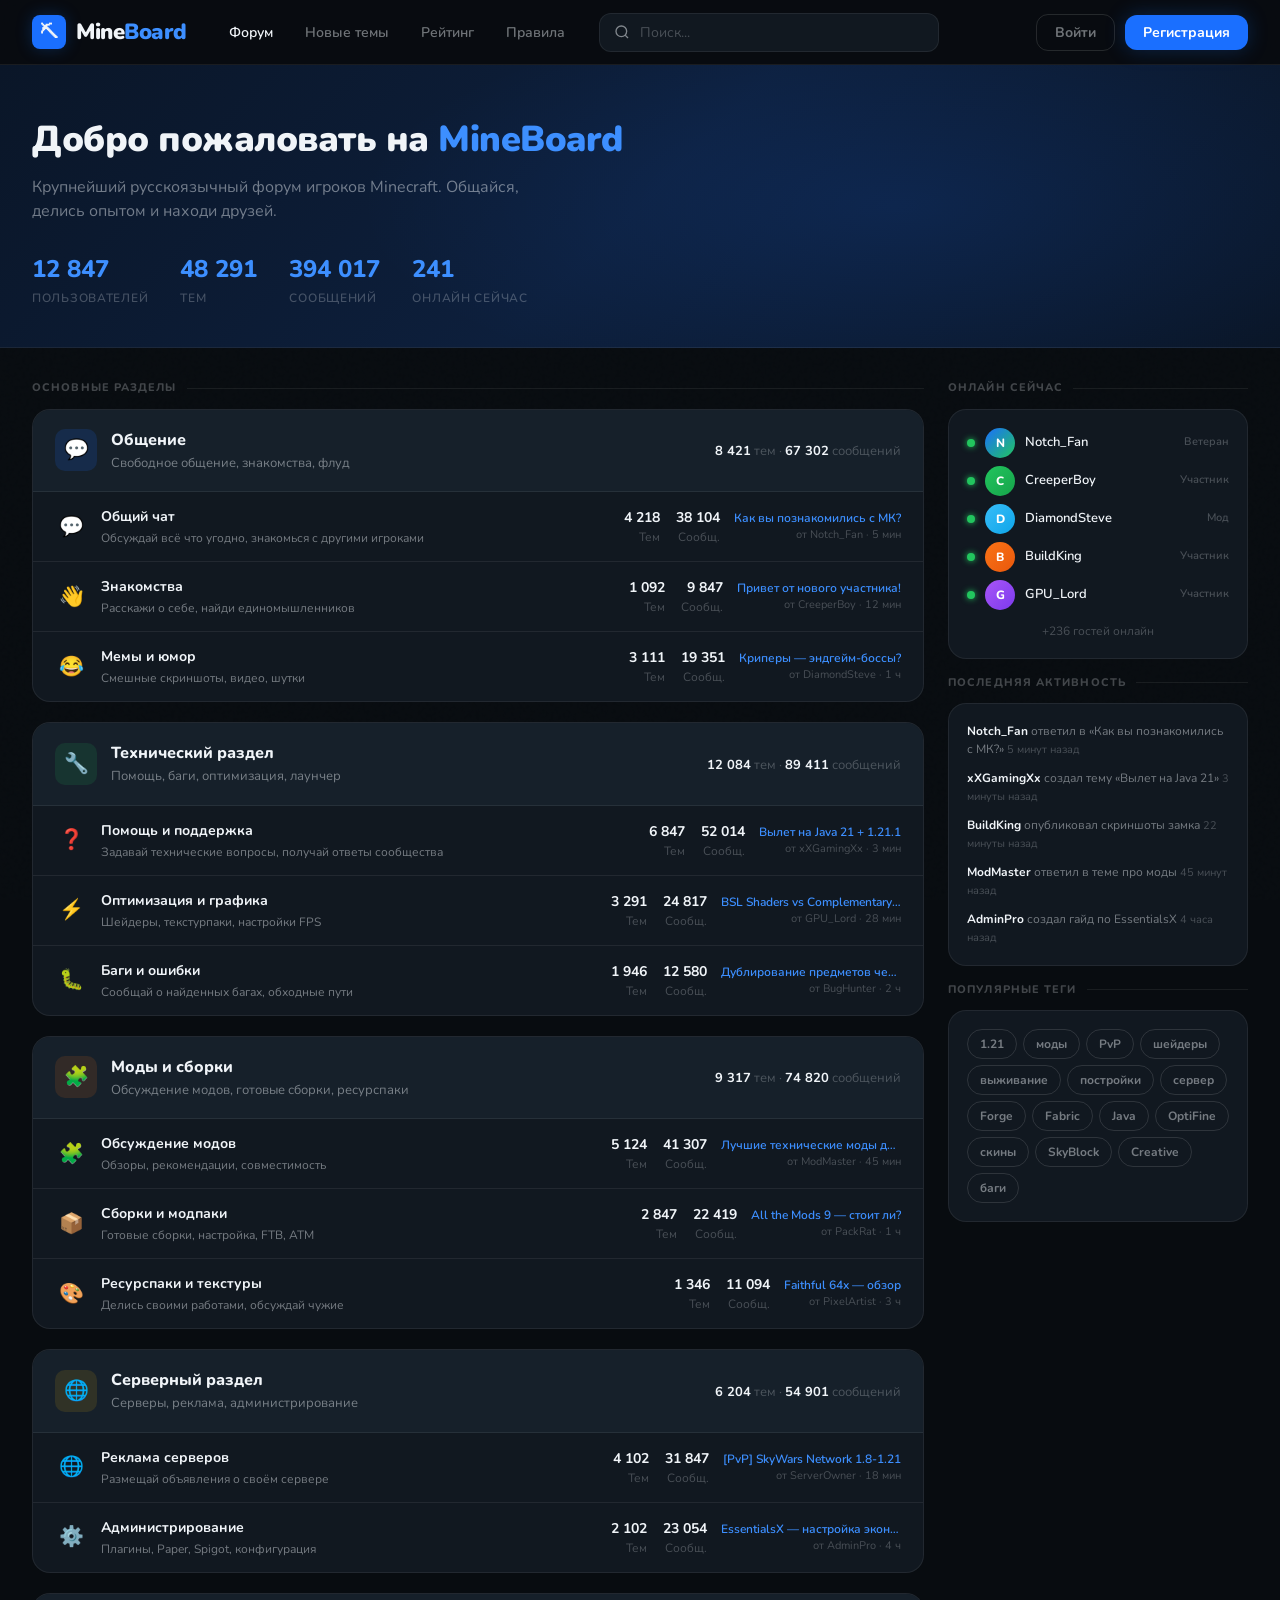
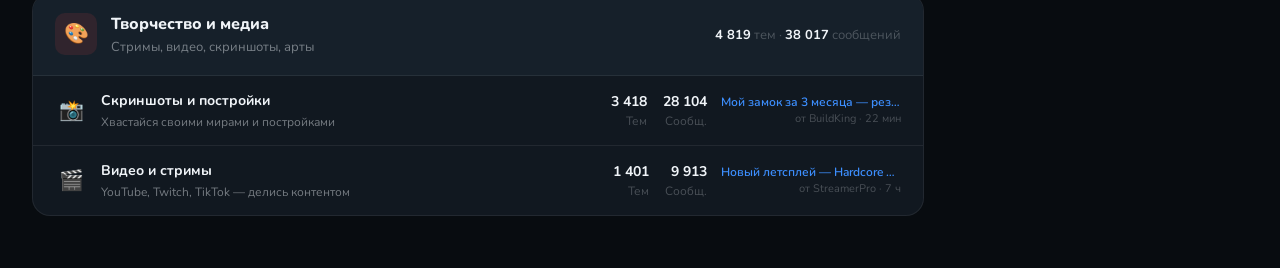
<file: forum.html>
<!DOCTYPE html>
<html lang="ru">
<head>
<meta charset="UTF-8"/>
<meta name="viewport" content="width=device-width,initial-scale=1.0"/>
<title>MineBoard — Форум</title>
<link rel="preconnect" href="https://fonts.googleapis.com"/>
<link rel="preconnect" href="https://fonts.gstatic.com" crossorigin/>
<link href="https://fonts.googleapis.com/css2?family=Nunito:wght@400;500;600;700;800;900&family=JetBrains+Mono:wght@400;600&display=swap" rel="stylesheet"/>
<style>
/* ── RESET & VARS ───────────────────────────────── */
:root{
  --bg:#080c10;
  --bg2:#0e1318;
  --bg3:#141b22;
  --card:#111820;
  --card2:#16202a;
  --border:rgba(255,255,255,0.07);
  --border2:rgba(255,255,255,0.12);
  --blue:#1a6fff;
  --blue2:#3d8fff;
  --blue-glow:rgba(26,111,255,0.25);
  --green:#22c55e;
  --red:#ef4444;
  --orange:#f97316;
  --yellow:#eab308;
  --white:#f0f4f8;
  --muted:rgba(240,244,248,0.45);
  --muted2:rgba(240,244,248,0.25);
  --font:'Nunito',sans-serif;
  --mono:'JetBrains Mono',monospace;
  --r:12px;
  --r2:18px;
  --r3:24px;
}
*,*::before,*::after{box-sizing:border-box;margin:0;padding:0}
html{scroll-behavior:smooth}
body{background:var(--bg);color:var(--white);font-family:var(--font);min-height:100vh;line-height:1.5;overflow-x:hidden}
a{color:inherit;text-decoration:none}
img{display:block;max-width:100%}
button{font-family:var(--font);cursor:pointer;border:none;background:none}
input,textarea,select{font-family:var(--font)}

/* ── SCROLLBAR ──────────────────────────────────── */
::-webkit-scrollbar{width:6px}
::-webkit-scrollbar-track{background:var(--bg)}
::-webkit-scrollbar-thumb{background:rgba(26,111,255,0.4);border-radius:3px}

/* ── NOISE OVERLAY ──────────────────────────────── */
body::before{
  content:'';position:fixed;inset:0;pointer-events:none;z-index:0;
  background-image:url("data:image/svg+xml,%3Csvg viewBox='0 0 256 256' xmlns='http://www.w3.org/2000/svg'%3E%3Cfilter id='noise'%3E%3CfeTurbulence type='fractalNoise' baseFrequency='0.9' numOctaves='4' stitchTiles='stitch'/%3E%3C/filter%3E%3Crect width='100%25' height='100%25' filter='url(%23noise)' opacity='0.04'/%3E%3C/svg%3E");
  opacity:0.4;
}

/* ── PAGES ──────────────────────────────────────── */
.page{display:none;min-height:100vh;position:relative;z-index:1}
.page.active{display:block}

/* ── NAVBAR ─────────────────────────────────────── */
.navbar{
  position:sticky;top:0;z-index:200;
  background:rgba(8,12,16,0.88);
  backdrop-filter:blur(16px);-webkit-backdrop-filter:blur(16px);
  border-bottom:1px solid var(--border);
}
.nav-inner{
  max-width:1400px;margin:0 auto;padding:0 32px;
  height:64px;display:flex;align-items:center;gap:20px;
}
.nav-logo{
  display:flex;align-items:center;gap:10px;flex-shrink:0;cursor:pointer;
  font-size:22px;font-weight:900;letter-spacing:-0.5px;
}
.nav-logo .logo-icon{
  width:34px;height:34px;background:var(--blue);border-radius:8px;
  display:flex;align-items:center;justify-content:center;font-size:18px;
  box-shadow:0 0 16px var(--blue-glow);flex-shrink:0;
}
.logo-w{color:var(--white)}
.logo-b{color:var(--blue2)}

.nav-search{
  flex:1;max-width:340px;
  background:var(--card);border:1px solid var(--border);border-radius:var(--r);
  padding:9px 14px;display:flex;align-items:center;gap:10px;cursor:text;
  transition:border-color .2s,background .2s;
}
.nav-search:hover{border-color:var(--border2);background:var(--card2)}
.nav-search input{
  flex:1;background:none;border:none;outline:none;
  font-size:14px;color:var(--white);
}
.nav-search input::placeholder{color:var(--muted2)}
.search-ico{opacity:.5;flex-shrink:0}

.nav-links{display:flex;align-items:center;gap:4px;margin-left:8px}
.nav-link{
  padding:7px 14px;border-radius:var(--r);font-size:14px;font-weight:600;
  color:var(--muted);transition:color .2s,background .2s;cursor:pointer;
}
.nav-link:hover{color:var(--white);background:rgba(255,255,255,0.06)}
.nav-link.active{color:var(--white)}

.nav-right{margin-left:auto;display:flex;align-items:center;gap:10px}
.btn-login{
  padding:8px 18px;border-radius:var(--r);font-size:14px;font-weight:700;
  color:var(--muted);border:1px solid var(--border2);transition:all .2s;
}
.btn-login:hover{color:var(--white);border-color:rgba(255,255,255,0.25)}
.btn-register{
  padding:8px 18px;border-radius:var(--r);font-size:14px;font-weight:700;
  background:var(--blue);color:#fff;
  box-shadow:0 0 20px var(--blue-glow);
  transition:all .2s;
}
.btn-register:hover{background:var(--blue2);transform:translateY(-1px);box-shadow:0 4px 24px var(--blue-glow)}

/* User avatar pill */
.nav-user{
  display:flex;align-items:center;gap:10px;cursor:pointer;
  padding:5px 14px 5px 6px;border-radius:50px;
  border:1px solid var(--border);background:var(--card);
  transition:border-color .2s,background .2s;position:relative;
}
.nav-user:hover{border-color:var(--border2);background:var(--card2)}
.nav-user .uavatar{
  width:32px;height:32px;border-radius:50%;
  background:linear-gradient(135deg,#1a6fff,#22c55e);
  display:flex;align-items:center;justify-content:center;
  font-size:14px;font-weight:800;color:#fff;flex-shrink:0;
}
.nav-user .uname{font-size:14px;font-weight:700}

/* ── DROPDOWN ───────────────────────────────────── */
.dropdown{
  position:absolute;top:calc(100% + 8px);right:0;
  background:var(--card2);border:1px solid var(--border2);
  border-radius:var(--r2);padding:6px;min-width:180px;
  box-shadow:0 20px 60px rgba(0,0,0,.6);
  display:none;z-index:300;
}
.dropdown.open{display:block;animation:fadeUp .18s ease both}
.dd-item{
  padding:10px 14px;border-radius:var(--r);font-size:14px;font-weight:600;
  color:var(--muted);cursor:pointer;transition:all .15s;display:flex;align-items:center;gap:10px;
}
.dd-item:hover{color:var(--white);background:rgba(255,255,255,0.07)}
.dd-item.danger{color:var(--red)}
.dd-item.danger:hover{background:rgba(239,68,68,.1)}
.dd-sep{height:1px;background:var(--border);margin:4px 0}

/* ── HERO BANNER ────────────────────────────────── */
.forum-hero{
  background:linear-gradient(135deg,#0a1628 0%,#0d1f3c 50%,#0a1628 100%);
  border-bottom:1px solid var(--border);
  padding:48px 32px 40px;
  position:relative;overflow:hidden;
}
.forum-hero::before{
  content:'';position:absolute;inset:0;
  background:radial-gradient(ellipse 60% 100% at 70% 50%,rgba(26,111,255,0.12) 0%,transparent 70%);
}
.hero-inner{max-width:1400px;margin:0 auto;position:relative;z-index:1}
.hero-inner h1{font-size:36px;font-weight:900;margin-bottom:8px;letter-spacing:-0.5px}
.hero-inner h1 span{color:var(--blue2)}
.hero-inner p{font-size:16px;color:var(--muted);margin-bottom:28px;max-width:500px}
.hero-stats{display:flex;gap:32px;flex-wrap:wrap}
.hstat{display:flex;flex-direction:column;gap:2px}
.hstat-val{font-size:24px;font-weight:800;color:var(--white)}
.hstat-val span{color:var(--blue2)}
.hstat-lbl{font-size:12px;font-weight:600;color:var(--muted2);text-transform:uppercase;letter-spacing:.06em}

/* ── LAYOUT ─────────────────────────────────────── */
.forum-layout{
  max-width:1400px;margin:0 auto;padding:32px 32px;
  display:grid;grid-template-columns:1fr 300px;gap:24px;
}
.forum-main{}
.forum-sidebar{}

/* ── SECTION LABEL ──────────────────────────────── */
.sec-label{
  display:flex;align-items:center;gap:10px;
  font-size:11px;font-weight:800;color:var(--muted2);
  text-transform:uppercase;letter-spacing:.1em;margin-bottom:12px;
}
.sec-label::after{content:'';flex:1;height:1px;background:var(--border)}

/* ── CATEGORY BLOCK ─────────────────────────────── */
.cat-block{
  background:var(--card);border:1px solid var(--border);
  border-radius:var(--r2);overflow:hidden;margin-bottom:20px;
}
.cat-header{
  display:flex;align-items:center;gap:14px;
  padding:18px 22px;border-bottom:1px solid var(--border);
  background:var(--card2);
}
.cat-ico{
  width:42px;height:42px;border-radius:10px;
  display:flex;align-items:center;justify-content:center;font-size:20px;flex-shrink:0;
}
.cat-title{font-size:16px;font-weight:800}
.cat-desc{font-size:13px;color:var(--muted);margin-top:2px}
.cat-meta{margin-left:auto;text-align:right;flex-shrink:0}
.cat-meta span{font-size:13px;color:var(--muted2)}
.cat-meta b{color:var(--white);font-weight:700}

/* ── SUBCATEGORY ROW ────────────────────────────── */
.subcat{
  display:flex;align-items:center;gap:14px;
  padding:14px 22px;border-bottom:1px solid var(--border);
  cursor:pointer;transition:background .15s;
}
.subcat:last-child{border-bottom:none}
.subcat:hover{background:rgba(255,255,255,0.03)}
.subcat-ico{font-size:20px;width:32px;text-align:center;flex-shrink:0}
.subcat-info{flex:1;min-width:0}
.subcat-name{font-size:14px;font-weight:700;margin-bottom:2px;transition:color .15s}
.subcat:hover .subcat-name{color:var(--blue2)}
.subcat-desc{font-size:12px;color:var(--muted);white-space:nowrap;overflow:hidden;text-overflow:ellipsis}
.subcat-stats{display:flex;gap:16px;flex-shrink:0;text-align:right}
.subcat-stat{font-size:12px;color:var(--muted2)}
.subcat-stat b{display:block;font-size:14px;font-weight:700;color:var(--white)}
.subcat-last{flex-shrink:0;max-width:180px;text-align:right}
.subcat-last-title{font-size:12px;color:var(--blue2);font-weight:600;white-space:nowrap;overflow:hidden;text-overflow:ellipsis}
.subcat-last-by{font-size:11px;color:var(--muted2)}

/* ── SIDEBAR ────────────────────────────────────── */
.side-card{
  background:var(--card);border:1px solid var(--border);
  border-radius:var(--r2);padding:18px;margin-bottom:16px;
}
.side-title{font-size:13px;font-weight:800;color:var(--muted);text-transform:uppercase;letter-spacing:.08em;margin-bottom:14px}

/* Online users */
.online-list{display:flex;flex-direction:column;gap:8px}
.online-user{display:flex;align-items:center;gap:10px;cursor:pointer}
.online-user:hover .ou-name{color:var(--blue2)}
.ou-avatar{
  width:30px;height:30px;border-radius:50%;flex-shrink:0;
  display:flex;align-items:center;justify-content:center;font-size:12px;font-weight:800;color:#fff;
}
.ou-name{font-size:13px;font-weight:600;transition:color .15s}
.ou-role{font-size:11px;color:var(--muted2);margin-left:auto;flex-shrink:0;font-weight:600}
.online-dot{width:8px;height:8px;border-radius:50%;background:var(--green);box-shadow:0 0 6px var(--green);flex-shrink:0;animation:blink 2s infinite}
@keyframes blink{0%,100%{opacity:1}50%{opacity:.4}}

/* Recent activity */
.activity-list{display:flex;flex-direction:column;gap:10px}
.activity-item{font-size:12px;color:var(--muted);line-height:1.5;cursor:pointer;transition:color .15s}
.activity-item:hover{color:var(--white)}
.activity-item b{color:var(--white);font-weight:700}
.activity-item .ai-time{color:var(--muted2);font-size:11px}

/* Tags cloud */
.tags-cloud{display:flex;flex-wrap:wrap;gap:6px}
.tag{
  padding:5px 12px;border-radius:50px;font-size:12px;font-weight:700;
  border:1px solid var(--border2);color:var(--muted);cursor:pointer;
  transition:all .15s;
}
.tag:hover{border-color:var(--blue);color:var(--blue2);background:rgba(26,111,255,.1)}

/* ── THREAD LIST PAGE ───────────────────────────── */
.thread-list-header{
  display:flex;align-items:center;gap:12px;margin-bottom:20px;
  padding-bottom:16px;border-bottom:1px solid var(--border);
}
.tlh-back{
  width:36px;height:36px;border-radius:var(--r);border:1px solid var(--border2);
  display:flex;align-items:center;justify-content:center;cursor:pointer;
  font-size:16px;transition:all .15s;flex-shrink:0;
}
.tlh-back:hover{background:var(--card2);border-color:var(--border2)}
.tlh-info{flex:1}
.tlh-info h2{font-size:22px;font-weight:900}
.tlh-info p{font-size:13px;color:var(--muted);margin-top:2px}
.btn-new-thread{
  padding:10px 20px;border-radius:var(--r);font-size:14px;font-weight:700;
  background:var(--blue);color:#fff;box-shadow:0 0 20px var(--blue-glow);
  transition:all .2s;display:flex;align-items:center;gap:8px;
}
.btn-new-thread:hover{background:var(--blue2);transform:translateY(-1px);box-shadow:0 4px 24px var(--blue-glow)}

/* Thread row */
.thread-row{
  background:var(--card);border:1px solid var(--border);border-radius:var(--r2);
  padding:16px 20px;margin-bottom:10px;display:flex;align-items:center;gap:16px;
  cursor:pointer;transition:all .2s;
}
.thread-row:hover{border-color:var(--border2);background:var(--card2);transform:translateX(3px)}
.thread-row.pinned{border-left:3px solid var(--blue)}
.thread-row.hot{border-left:3px solid var(--orange)}
.thread-status{
  width:40px;height:40px;border-radius:10px;flex-shrink:0;
  display:flex;align-items:center;justify-content:center;font-size:18px;
  background:rgba(255,255,255,0.05);
}
.thread-body{flex:1;min-width:0}
.thread-title{font-size:15px;font-weight:700;margin-bottom:4px;
  white-space:nowrap;overflow:hidden;text-overflow:ellipsis;transition:color .15s}
.thread-row:hover .thread-title{color:var(--blue2)}
.thread-meta{display:flex;align-items:center;gap:12px}
.thread-author{font-size:12px;color:var(--muted);display:flex;align-items:center;gap:5px}
.thread-author .ta-avatar{
  width:18px;height:18px;border-radius:50%;
  display:flex;align-items:center;justify-content:center;font-size:8px;font-weight:800;color:#fff;
}
.thread-tags{display:flex;gap:4px}
.thread-tag{
  font-size:11px;font-weight:700;padding:2px 8px;border-radius:50px;
  background:rgba(255,255,255,0.06);color:var(--muted);
}
.thread-tag.blue{background:rgba(26,111,255,.15);color:var(--blue2)}
.thread-tag.green{background:rgba(34,197,94,.15);color:var(--green)}
.thread-tag.orange{background:rgba(249,115,22,.15);color:var(--orange)}
.thread-tag.red{background:rgba(239,68,68,.15);color:var(--red)}
.thread-stats{display:flex;gap:16px;flex-shrink:0;text-align:right}
.t-stat{font-size:12px;color:var(--muted2)}
.t-stat b{display:block;font-size:15px;font-weight:800;color:var(--white)}

/* ── THREAD PAGE ────────────────────────────────── */
.thread-page-layout{
  max-width:1400px;margin:0 auto;padding:32px;
  display:grid;grid-template-columns:1fr 280px;gap:24px;
}
.thread-header{
  background:var(--card);border:1px solid var(--border);border-radius:var(--r2);
  padding:24px;margin-bottom:20px;
}
.thread-header h1{font-size:24px;font-weight:900;margin-bottom:10px;line-height:1.3}
.thread-header-meta{display:flex;align-items:center;gap:12px;flex-wrap:wrap}
.thm-author{display:flex;align-items:center;gap:8px;font-size:13px;font-weight:700}
.thm-author .avatar{
  width:26px;height:26px;border-radius:50%;
  display:flex;align-items:center;justify-content:center;font-size:11px;font-weight:800;color:#fff;
}
.thm-sep{color:var(--border2)}
.thm-time{font-size:13px;color:var(--muted)}
.thm-views{font-size:13px;color:var(--muted);display:flex;align-items:center;gap:4px}
.thread-tags-row{display:flex;gap:6px;flex-wrap:wrap;margin-top:12px}

/* Post */
.post{
  background:var(--card);border:1px solid var(--border);border-radius:var(--r2);
  margin-bottom:12px;overflow:hidden;
  animation:fadeUp .3s ease both;
}
.post:nth-child(1){animation-delay:.03s}.post:nth-child(2){animation-delay:.06s}
.post:nth-child(3){animation-delay:.09s}.post:nth-child(4){animation-delay:.12s}

.post-inner{display:grid;grid-template-columns:200px 1fr}
.post-author-col{
  padding:20px 16px;border-right:1px solid var(--border);
  display:flex;flex-direction:column;align-items:center;gap:8px;text-align:center;
  background:rgba(255,255,255,0.015);
}
.post-avatar{
  width:64px;height:64px;border-radius:16px;
  display:flex;align-items:center;justify-content:center;font-size:24px;font-weight:900;
  color:#fff;margin-bottom:4px;flex-shrink:0;
}
.post-username{font-size:14px;font-weight:800;cursor:pointer;transition:color .15s}
.post-username:hover{color:var(--blue2)}
.post-role{
  font-size:11px;font-weight:700;padding:3px 10px;border-radius:50px;
  background:rgba(26,111,255,.2);color:var(--blue2);
}
.post-role.admin{background:rgba(239,68,68,.2);color:var(--red)}
.post-role.mod{background:rgba(34,197,94,.2);color:var(--green)}
.post-role.veteran{background:rgba(234,179,8,.2);color:var(--yellow)}
.post-stats-mini{font-size:11px;color:var(--muted2);margin-top:4px}
.post-stats-mini b{color:var(--white);font-weight:700}
.post-content-col{padding:20px 24px;display:flex;flex-direction:column}
.post-num{font-size:12px;color:var(--muted2);font-family:var(--mono);margin-bottom:12px}
.post-text{font-size:14px;line-height:1.75;color:rgba(240,244,248,.85);flex:1}
.post-text p{margin-bottom:12px}
.post-text p:last-child{margin-bottom:0}
.post-text code{
  background:rgba(255,255,255,.08);border-radius:5px;padding:2px 7px;
  font-family:var(--mono);font-size:12px;color:var(--blue2);
}
.post-text blockquote{
  border-left:3px solid var(--blue);padding:10px 16px;
  background:rgba(26,111,255,.07);border-radius:0 var(--r) var(--r) 0;
  margin:8px 0;font-style:italic;color:var(--muted);
}
.post-footer{
  display:flex;align-items:center;gap:8px;
  margin-top:16px;padding-top:14px;border-top:1px solid var(--border);
}
.post-time{font-size:11px;color:var(--muted2);margin-right:auto}
.post-action{
  display:flex;align-items:center;gap:5px;
  padding:6px 12px;border-radius:var(--r);font-size:12px;font-weight:700;
  color:var(--muted);border:1px solid transparent;cursor:pointer;
  transition:all .15s;
}
.post-action:hover{background:rgba(255,255,255,.06);border-color:var(--border);color:var(--white)}
.post-action.like-active{color:var(--blue2)}
.reaction-bar{display:flex;gap:6px;flex-wrap:wrap;margin-bottom:10px}
.reaction{
  padding:4px 10px;border-radius:50px;font-size:13px;
  background:rgba(255,255,255,.06);border:1px solid var(--border);cursor:pointer;
  transition:all .15s;
}
.reaction:hover{border-color:var(--blue);background:rgba(26,111,255,.1)}

/* ── REPLY BOX ──────────────────────────────────── */
.reply-box{
  background:var(--card);border:1px solid var(--border);border-radius:var(--r2);
  padding:20px;margin-top:8px;
}
.reply-box h3{font-size:16px;font-weight:800;margin-bottom:14px}
.reply-textarea{
  width:100%;background:var(--bg3);border:1px solid var(--border);border-radius:var(--r);
  padding:14px 16px;color:var(--white);font-size:14px;line-height:1.6;
  resize:vertical;min-height:120px;outline:none;
  transition:border-color .2s;
}
.reply-textarea:focus{border-color:var(--blue)}
.reply-toolbar{display:flex;gap:6px;margin-bottom:8px;flex-wrap:wrap}
.toolbar-btn{
  padding:5px 11px;border-radius:8px;font-size:12px;font-weight:700;
  background:rgba(255,255,255,.06);color:var(--muted);cursor:pointer;
  transition:all .15s;border:1px solid var(--border);
}
.toolbar-btn:hover{color:var(--white);background:rgba(255,255,255,.1)}
.reply-footer{display:flex;align-items:center;gap:10px;margin-top:12px}
.reply-hint{font-size:12px;color:var(--muted2);flex:1}
.btn-submit{
  padding:10px 24px;border-radius:var(--r);font-size:14px;font-weight:700;
  background:var(--blue);color:#fff;box-shadow:0 0 20px var(--blue-glow);
  transition:all .2s;
}
.btn-submit:hover{background:var(--blue2);transform:translateY(-1px)}

/* ── AUTH PAGES ─────────────────────────────────── */
.auth-bg{
  min-height:100vh;display:flex;align-items:center;justify-content:center;
  background:radial-gradient(ellipse 80% 60% at 50% 0%,rgba(26,111,255,0.1),transparent 60%);
  padding:40px 20px;
}
.auth-card{
  background:var(--card);border:1px solid var(--border2);border-radius:var(--r3);
  padding:40px;width:100%;max-width:440px;
  box-shadow:0 40px 100px rgba(0,0,0,.6);
  animation:fadeUp .3s ease;
}
.auth-logo{
  display:flex;align-items:center;justify-content:center;gap:10px;
  margin-bottom:32px;
}
.auth-logo .logo-icon{width:44px;height:44px;font-size:22px;border-radius:12px}
.auth-logo span{font-size:26px;font-weight:900}
.auth-card h2{font-size:24px;font-weight:900;margin-bottom:6px}
.auth-card .auth-sub{font-size:14px;color:var(--muted);margin-bottom:28px}

.form-group{margin-bottom:16px}
.form-label{font-size:13px;font-weight:700;color:var(--muted);margin-bottom:6px;display:block}
.form-input{
  width:100%;background:var(--bg3);border:1px solid var(--border);border-radius:var(--r);
  padding:12px 16px;color:var(--white);font-size:14px;outline:none;
  transition:border-color .2s,box-shadow .2s;
}
.form-input:focus{border-color:var(--blue);box-shadow:0 0 0 3px rgba(26,111,255,.15)}
.form-input::placeholder{color:var(--muted2)}

.form-row{display:grid;grid-template-columns:1fr 1fr;gap:14px}

.btn-full{
  width:100%;padding:13px;border-radius:var(--r);font-size:15px;font-weight:800;
  background:var(--blue);color:#fff;box-shadow:0 0 24px var(--blue-glow);
  transition:all .2s;margin-top:6px;
}
.btn-full:hover{background:var(--blue2);transform:translateY(-1px);box-shadow:0 6px 28px var(--blue-glow)}

.auth-switch{text-align:center;margin-top:20px;font-size:14px;color:var(--muted)}
.auth-switch a{color:var(--blue2);font-weight:700;cursor:pointer}
.auth-switch a:hover{text-decoration:underline}

.form-check{display:flex;align-items:center;gap:8px;font-size:13px;color:var(--muted)}
.form-check input[type=checkbox]{accent-color:var(--blue);width:15px;height:15px}

.auth-divider{display:flex;align-items:center;gap:10px;margin:20px 0;color:var(--muted2);font-size:12px}
.auth-divider::before,.auth-divider::after{content:'';flex:1;height:1px;background:var(--border)}

.form-select{
  width:100%;background:var(--bg3);border:1px solid var(--border);border-radius:var(--r);
  padding:12px 16px;color:var(--white);font-size:14px;outline:none;
  transition:border-color .2s;-webkit-appearance:none;
}
.form-select:focus{border-color:var(--blue)}

/* Avatar picker */
.avatar-picker{display:flex;gap:10px;flex-wrap:wrap;margin-top:6px}
.avatar-opt{
  width:44px;height:44px;border-radius:10px;
  display:flex;align-items:center;justify-content:center;font-size:18px;font-weight:800;color:#fff;
  cursor:pointer;border:2px solid transparent;transition:all .2s;
}
.avatar-opt.selected,.avatar-opt:hover{border-color:var(--blue);box-shadow:0 0 12px var(--blue-glow)}

/* ── PROFILE PAGE ───────────────────────────────── */
.profile-page{max-width:1400px;margin:0 auto;padding:32px}
.profile-header{
  background:var(--card);border:1px solid var(--border);border-radius:var(--r2);
  padding:32px;margin-bottom:24px;
  display:flex;align-items:flex-start;gap:28px;
  background:linear-gradient(135deg,var(--card),var(--card2));
}
.profile-avatar-big{
  width:90px;height:90px;border-radius:20px;flex-shrink:0;
  display:flex;align-items:center;justify-content:center;font-size:38px;font-weight:900;color:#fff;
  box-shadow:0 8px 32px rgba(0,0,0,.4);
}
.profile-info{flex:1}
.profile-username{font-size:28px;font-weight:900;margin-bottom:4px}
.profile-role-row{display:flex;align-items:center;gap:8px;margin-bottom:12px}
.profile-bio{font-size:14px;color:var(--muted);max-width:500px;line-height:1.6}
.profile-joined{font-size:12px;color:var(--muted2);margin-top:8px}
.profile-stats-row{
  display:flex;gap:24px;flex-wrap:wrap;margin-top:16px;
  padding-top:16px;border-top:1px solid var(--border);
}
.pstat{text-align:center}
.pstat-val{font-size:20px;font-weight:800}
.pstat-lbl{font-size:11px;color:var(--muted2);font-weight:600;text-transform:uppercase;letter-spacing:.06em}

.profile-grid{display:grid;grid-template-columns:1fr 300px;gap:24px}

/* Profile tabs */
.ptabs{display:flex;gap:2px;margin-bottom:16px;background:var(--card);border:1px solid var(--border);border-radius:var(--r);padding:4px;width:fit-content}
.ptab{
  padding:8px 18px;border-radius:8px;font-size:13px;font-weight:700;
  color:var(--muted);cursor:pointer;transition:all .15s;
}
.ptab.active{background:var(--blue);color:#fff;box-shadow:0 0 16px var(--blue-glow)}
.ptab:not(.active):hover{color:var(--white);background:rgba(255,255,255,.06)}

/* Badges */
.badges-grid{display:flex;gap:10px;flex-wrap:wrap}
.badge-item{
  display:flex;flex-direction:column;align-items:center;gap:4px;
  padding:14px;border-radius:var(--r);background:var(--card2);border:1px solid var(--border);
  min-width:80px;text-align:center;cursor:help;transition:border-color .15s;
}
.badge-item:hover{border-color:var(--border2)}
.badge-ico{font-size:28px;margin-bottom:2px}
.badge-name{font-size:11px;font-weight:700;color:var(--muted)}

/* ── NOTIFICATIONS ──────────────────────────────── */
.notif-dot{
  position:absolute;top:4px;right:4px;
  width:8px;height:8px;border-radius:50%;background:var(--red);
  box-shadow:0 0 6px var(--red);
}
.notif-list{max-height:400px;overflow-y:auto}
.notif-item{
  padding:12px 16px;border-bottom:1px solid var(--border);cursor:pointer;
  display:flex;gap:10px;transition:background .15s;
}
.notif-item:hover{background:rgba(255,255,255,.04)}
.notif-item.unread{background:rgba(26,111,255,.06)}
.notif-ico{font-size:18px;flex-shrink:0;margin-top:2px}
.notif-body{flex:1;font-size:13px}
.notif-body b{font-weight:700;color:var(--white)}
.notif-body .nt{color:var(--muted);font-size:11px;margin-top:2px}

/* ── SEARCH OVERLAY ─────────────────────────────── */
.search-overlay{
  position:fixed;inset:0;z-index:500;
  opacity:0;pointer-events:none;transition:opacity .3s;
}
.search-overlay.active{opacity:1;pointer-events:all}
.search-bd{
  position:absolute;inset:0;background:rgba(0,0,0,.7);
  backdrop-filter:blur(12px);-webkit-backdrop-filter:blur(12px);
}
.search-modal{
  position:absolute;top:0;left:0;right:0;
  background:rgba(8,12,16,.95);border-bottom:1px solid var(--border);
  padding:20px 32px 28px;
  transform:translateY(-12px);transition:transform .3s;
  box-shadow:0 30px 80px rgba(0,0,0,.7);
}
.search-overlay.active .search-modal{transform:translateY(0)}
.search-modal-top{display:flex;align-items:center;gap:16px;height:64px;margin-bottom:20px}
.search-input-big{
  flex:1;display:flex;align-items:center;gap:12px;
  background:var(--card2);border:1px solid var(--border2);border-radius:var(--r2);
  padding:13px 18px;transition:border-color .2s;
}
.search-input-big:focus-within{border-color:var(--blue)}
.search-input-big input{
  flex:1;background:none;border:none;outline:none;
  font-size:17px;color:var(--white);font-family:var(--font);
}
.search-input-big input::placeholder{color:var(--muted2)}
.search-close{
  width:40px;height:40px;border-radius:var(--r);border:1px solid var(--border2);
  display:flex;align-items:center;justify-content:center;
  font-size:18px;color:var(--muted);cursor:pointer;transition:all .2s;
}
.search-close:hover{color:var(--white);transform:rotate(90deg)}
.search-popular-label{font-size:11px;font-weight:800;color:var(--muted2);text-transform:uppercase;letter-spacing:.1em;margin-bottom:10px}
.search-popular{display:flex;flex-direction:column;gap:6px;margin-bottom:20px}
.sp-item{
  display:flex;align-items:center;justify-content:space-between;
  padding:12px 18px;border-radius:50px;
  border:1px solid var(--border);background:rgba(255,255,255,.03);
  cursor:pointer;font-size:14px;font-weight:600;color:var(--muted);
  transition:all .2s;
}
.sp-item:hover{color:var(--white);background:rgba(26,111,255,.1);border-color:rgba(26,111,255,.4);transform:translateX(4px)}
.quick-links{display:flex;gap:10px}
.ql{
  padding:9px 18px;border-radius:50px;font-size:13px;font-weight:700;
  cursor:pointer;transition:all .15s;display:flex;align-items:center;gap:6px;
}
.ql.blue{border:1px solid rgba(26,111,255,.5);color:var(--white);background:rgba(26,111,255,.08)}
.ql.red{border:1px solid rgba(239,68,68,.5);color:var(--white);background:rgba(239,68,68,.08)}
.ql.yellow{border:1px solid rgba(234,179,8,.5);color:var(--white);background:rgba(234,179,8,.08)}
.ql:hover{opacity:.8;transform:translateY(-1px)}

/* ── NEW THREAD MODAL ───────────────────────────── */
.modal-overlay{
  position:fixed;inset:0;z-index:400;display:flex;align-items:center;justify-content:center;
  background:rgba(0,0,0,.7);backdrop-filter:blur(8px);
  opacity:0;pointer-events:none;transition:opacity .25s;padding:20px;
}
.modal-overlay.active{opacity:1;pointer-events:all}
.modal-box{
  background:var(--card);border:1px solid var(--border2);border-radius:var(--r3);
  padding:32px;width:100%;max-width:620px;
  transform:scale(.96) translateY(10px);transition:transform .25s;
  box-shadow:0 40px 100px rgba(0,0,0,.6);max-height:90vh;overflow-y:auto;
}
.modal-overlay.active .modal-box{transform:scale(1) translateY(0)}
.modal-header{display:flex;align-items:center;justify-content:space-between;margin-bottom:24px}
.modal-header h3{font-size:20px;font-weight:900}
.modal-close{font-size:20px;color:var(--muted);cursor:pointer;transition:all .15s;padding:4px 8px}
.modal-close:hover{color:var(--white);transform:rotate(90deg)}

/* ── ANIMATIONS ─────────────────────────────────── */
@keyframes fadeUp{from{opacity:0;transform:translateY(16px)}to{opacity:1;transform:translateY(0)}}
@keyframes fadeIn{from{opacity:0}to{opacity:1}}

/* Staggered cards */
.cat-block:nth-child(1){animation:fadeUp .4s ease .05s both}
.cat-block:nth-child(2){animation:fadeUp .4s ease .1s both}
.cat-block:nth-child(3){animation:fadeUp .4s ease .15s both}
.cat-block:nth-child(4){animation:fadeUp .4s ease .2s both}
.thread-row:nth-child(1){animation:fadeUp .3s ease .03s both}
.thread-row:nth-child(2){animation:fadeUp .3s ease .06s both}
.thread-row:nth-child(3){animation:fadeUp .3s ease .09s both}
.thread-row:nth-child(4){animation:fadeUp .3s ease .12s both}
.thread-row:nth-child(5){animation:fadeUp .3s ease .15s both}
.thread-row:nth-child(6){animation:fadeUp .3s ease .18s both}

/* ── BREADCRUMB ─────────────────────────────────── */
.breadcrumb{
  max-width:1400px;margin:0 auto;padding:16px 32px 0;
  display:flex;align-items:center;gap:6px;font-size:13px;color:var(--muted2);
}
.breadcrumb a,.breadcrumb span{cursor:pointer;transition:color .15s}
.breadcrumb a:hover{color:var(--blue2)}
.breadcrumb .sep{color:var(--border2)}

/* ── RESPONSIVE ─────────────────────────────────── */
@media(max-width:900px){
  .forum-layout,.thread-page-layout,.profile-grid{grid-template-columns:1fr}
  .forum-sidebar,.thread-sidebar{display:none}
  .post-inner{grid-template-columns:1fr}
  .post-author-col{flex-direction:row;border-right:none;border-bottom:1px solid var(--border)}
  .form-row{grid-template-columns:1fr}
}
@media(max-width:640px){
  .nav-inner{padding:0 16px;gap:10px}
  .nav-links{display:none}
  .forum-layout,.thread-page-layout,.profile-page,.forum-hero{padding-left:16px;padding-right:16px}
  .forum-hero{padding:28px 16px}
  .search-modal{padding:16px}
}

/* ── UTILITY ────────────────────────────────────── */
.hidden{display:none!important}
.mt-4{margin-top:4px}.mt-8{margin-top:8px}.mt-12{margin-top:12px}.mt-16{margin-top:16px}
.flex-center{display:flex;align-items:center;gap:8px}
.text-muted{color:var(--muted)}
.text-blue{color:var(--blue2)}
.text-green{color:var(--green)}
.empty-state{
  text-align:center;padding:60px 20px;color:var(--muted2);
}
.empty-state .es-ico{font-size:48px;margin-bottom:12px}
.empty-state p{font-size:15px}
</style>
</head>
<body>

<!-- ══════════════════════════════════════════════════
     SEARCH OVERLAY
═══════════════════════════════════════════════════ -->
<div class="search-overlay" id="searchOverlay">
  <div class="search-bd" id="searchBd"></div>
  <div class="search-modal">
    <div class="search-modal-top">
      <div class="search-input-big">
        <svg width="20" height="20" viewBox="0 0 24 24" fill="none" stroke="currentColor" stroke-width="2" style="flex-shrink:0;opacity:.5"><circle cx="11" cy="11" r="8"/><path d="m21 21-4.35-4.35"/></svg>
        <input type="text" id="searchInputBig" placeholder="Поиск по форуму..." autocomplete="off"/>
      </div>
      <div class="search-close" id="searchClose">✕</div>
    </div>
    <p class="search-popular-label">Популярные запросы</p>
    <div class="search-popular">
      <div class="sp-item" onclick="fillSearch(this)"><span>Как установить OptiFine 1.21?</span><span style="font-size:11px;opacity:.4">›</span></div>
      <div class="sp-item" onclick="fillSearch(this)"><span>Лучшие PvP серверы 2024</span><span style="font-size:11px;opacity:.4">›</span></div>
      <div class="sp-item" onclick="fillSearch(this)"><span>Шейдеры для слабых ПК</span><span style="font-size:11px;opacity:.4">›</span></div>
    </div>
    <p class="search-popular-label">Быстрые ссылки</p>
    <div class="quick-links">
      <div class="ql blue" onclick="navigate('forum');closeSearch()">🏠 Главная</div>
      <div class="ql red" onclick="navigate('forum');closeSearch()">🔥 Горящие темы</div>
      <div class="ql yellow" onclick="navigate('forum');closeSearch()">📋 Правила</div>
    </div>
  </div>
</div>

<!-- ══════════════════════════════════════════════════
     NEW THREAD MODAL
═══════════════════════════════════════════════════ -->
<div class="modal-overlay" id="newThreadModal">
  <div class="modal-box">
    <div class="modal-header">
      <h3>✏️ Новая тема</h3>
      <span class="modal-close" onclick="closeModal('newThreadModal')">✕</span>
    </div>
    <div class="form-group">
      <label class="form-label">Заголовок темы</label>
      <input type="text" class="form-input" placeholder="Напишите заголовок..." id="newThreadTitle"/>
    </div>
    <div class="form-group">
      <label class="form-label">Раздел</label>
      <select class="form-select">
        <option>Общение</option>
        <option>Технический раздел</option>
        <option>Моды и сборки</option>
        <option>Серверный раздел</option>
        <option>Творчество</option>
      </select>
    </div>
    <div class="form-group">
      <label class="form-label">Теги (через запятую)</label>
      <input type="text" class="form-input" placeholder="вопрос, моды, 1.21..."/>
    </div>
    <div class="form-group">
      <label class="form-label">Текст сообщения</label>
      <div class="reply-toolbar" style="margin-bottom:6px">
        <button class="toolbar-btn">B</button>
        <button class="toolbar-btn"><i>I</i></button>
        <button class="toolbar-btn"><u>U</u></button>
        <button class="toolbar-btn">〉Код</button>
        <button class="toolbar-btn">🖼 Изображение</button>
      </div>
      <textarea class="reply-textarea" style="min-height:160px" placeholder="Опишите вашу тему подробно..."></textarea>
    </div>
    <div style="display:flex;gap:10px;justify-content:flex-end;margin-top:8px">
      <button class="btn-login" onclick="closeModal('newThreadModal')" style="padding:10px 20px;border-radius:var(--r);font-size:14px;font-weight:700;cursor:pointer">Отмена</button>
      <button class="btn-submit" onclick="submitNewThread()">Опубликовать</button>
    </div>
  </div>
</div>

<!-- ══════════════════════════════════════════════════
     PAGE: FORUM HOME
═══════════════════════════════════════════════════ -->
<div class="page active" id="page-forum">

  <!-- NAVBAR -->
  <nav class="navbar">
    <div class="nav-inner">
      <div class="nav-logo" onclick="navigate('forum')">
        <div class="logo-icon">⛏</div>
        <span><span class="logo-w">Mine</span><span class="logo-b">Board</span></span>
      </div>
      <div class="nav-links">
        <span class="nav-link active" onclick="navigate('forum')">Форум</span>
        <span class="nav-link" onclick="navigate('forum')">Новые темы</span>
        <span class="nav-link" onclick="navigate('forum')">Рейтинг</span>
        <span class="nav-link" onclick="navigate('forum')">Правила</span>
      </div>
      <div class="nav-search" onclick="openSearch()">
        <svg class="search-ico" width="16" height="16" viewBox="0 0 24 24" fill="none" stroke="currentColor" stroke-width="2"><circle cx="11" cy="11" r="8"/><path d="m21 21-4.35-4.35"/></svg>
        <input type="text" placeholder="Поиск..." readonly onclick="openSearch()"/>
      </div>
      <div class="nav-right" id="navRight">
        <button class="btn-login" onclick="navigate('login')">Войти</button>
        <button class="btn-register" onclick="navigate('register')">Регистрация</button>
      </div>
    </div>
  </nav>

  <!-- HERO -->
  <div class="forum-hero">
    <div class="hero-inner">
      <h1>Добро пожаловать на <span>MineBoard</span></h1>
      <p>Крупнейший русскоязычный форум игроков Minecraft. Общайся, делись опытом и находи друзей.</p>
      <div class="hero-stats">
        <div class="hstat"><div class="hstat-val"><span id="statsUsers">12 847</span></div><div class="hstat-lbl">Пользователей</div></div>
        <div class="hstat"><div class="hstat-val"><span id="statsThreads">48 291</span></div><div class="hstat-lbl">Тем</div></div>
        <div class="hstat"><div class="hstat-val"><span id="statsPosts">394 017</span></div><div class="hstat-lbl">Сообщений</div></div>
        <div class="hstat"><div class="hstat-val"><span id="statsOnline">241</span></div><div class="hstat-lbl">Онлайн сейчас</div></div>
      </div>
    </div>
  </div>

  <!-- FORUM LAYOUT -->
  <div class="forum-layout">
    <div class="forum-main">

      <!-- CAT 1: Общее -->
      <div class="sec-label">Основные разделы</div>

      <div class="cat-block">
        <div class="cat-header">
          <div class="cat-ico" style="background:rgba(26,111,255,.15)">💬</div>
          <div>
            <div class="cat-title">Общение</div>
            <div class="cat-desc">Свободное общение, знакомства, флуд</div>
          </div>
          <div class="cat-meta"><span><b>8 421</b> тем · <b>67 302</b> сообщений</span></div>
        </div>
        <div class="subcat" onclick="navigate('threads','general-chat')">
          <div class="subcat-ico">💬</div>
          <div class="subcat-info">
            <div class="subcat-name">Общий чат</div>
            <div class="subcat-desc">Обсуждай всё что угодно, знакомься с другими игроками</div>
          </div>
          <div class="subcat-stats">
            <div class="subcat-stat"><b>4 218</b> Тем</div>
            <div class="subcat-stat"><b>38 104</b> Сообщ.</div>
          </div>
          <div class="subcat-last">
            <div class="subcat-last-title">Как вы познакомились с МК?</div>
            <div class="subcat-last-by">от Notch_Fan · 5 мин</div>
          </div>
        </div>
        <div class="subcat" onclick="navigate('threads','introductions')">
          <div class="subcat-ico">👋</div>
          <div class="subcat-info">
            <div class="subcat-name">Знакомства</div>
            <div class="subcat-desc">Расскажи о себе, найди единомышленников</div>
          </div>
          <div class="subcat-stats">
            <div class="subcat-stat"><b>1 092</b> Тем</div>
            <div class="subcat-stat"><b>9 847</b> Сообщ.</div>
          </div>
          <div class="subcat-last">
            <div class="subcat-last-title">Привет от нового участника!</div>
            <div class="subcat-last-by">от CreeperBoy · 12 мин</div>
          </div>
        </div>
        <div class="subcat" onclick="navigate('threads','memes')">
          <div class="subcat-ico">😂</div>
          <div class="subcat-info">
            <div class="subcat-name">Мемы и юмор</div>
            <div class="subcat-desc">Смешные скриншоты, видео, шутки</div>
          </div>
          <div class="subcat-stats">
            <div class="subcat-stat"><b>3 111</b> Тем</div>
            <div class="subcat-stat"><b>19 351</b> Сообщ.</div>
          </div>
          <div class="subcat-last">
            <div class="subcat-last-title">Криперы — эндгейм-боссы?</div>
            <div class="subcat-last-by">от DiamondSteve · 1 ч</div>
          </div>
        </div>
      </div>

      <!-- CAT 2: Технический -->
      <div class="cat-block">
        <div class="cat-header">
          <div class="cat-ico" style="background:rgba(34,197,94,.12)">🔧</div>
          <div>
            <div class="cat-title">Технический раздел</div>
            <div class="cat-desc">Помощь, баги, оптимизация, лаунчер</div>
          </div>
          <div class="cat-meta"><span><b>12 084</b> тем · <b>89 411</b> сообщений</span></div>
        </div>
        <div class="subcat" onclick="navigate('threads','help')">
          <div class="subcat-ico">❓</div>
          <div class="subcat-info">
            <div class="subcat-name">Помощь и поддержка</div>
            <div class="subcat-desc">Задавай технические вопросы, получай ответы сообщества</div>
          </div>
          <div class="subcat-stats">
            <div class="subcat-stat"><b>6 847</b> Тем</div>
            <div class="subcat-stat"><b>52 014</b> Сообщ.</div>
          </div>
          <div class="subcat-last">
            <div class="subcat-last-title">Вылет на Java 21 + 1.21.1</div>
            <div class="subcat-last-by">от xXGamingXx · 3 мин</div>
          </div>
        </div>
        <div class="subcat" onclick="navigate('threads','optimization')">
          <div class="subcat-ico">⚡</div>
          <div class="subcat-info">
            <div class="subcat-name">Оптимизация и графика</div>
            <div class="subcat-desc">Шейдеры, текстурпаки, настройки FPS</div>
          </div>
          <div class="subcat-stats">
            <div class="subcat-stat"><b>3 291</b> Тем</div>
            <div class="subcat-stat"><b>24 817</b> Сообщ.</div>
          </div>
          <div class="subcat-last">
            <div class="subcat-last-title">BSL Shaders vs Complementary 2024</div>
            <div class="subcat-last-by">от GPU_Lord · 28 мин</div>
          </div>
        </div>
        <div class="subcat" onclick="navigate('threads','bugs')">
          <div class="subcat-ico">🐛</div>
          <div class="subcat-info">
            <div class="subcat-name">Баги и ошибки</div>
            <div class="subcat-desc">Сообщай о найденных багах, обходные пути</div>
          </div>
          <div class="subcat-stats">
            <div class="subcat-stat"><b>1 946</b> Тем</div>
            <div class="subcat-stat"><b>12 580</b> Сообщ.</div>
          </div>
          <div class="subcat-last">
            <div class="subcat-last-title">Дублирование предметов через сундук</div>
            <div class="subcat-last-by">от BugHunter · 2 ч</div>
          </div>
        </div>
      </div>

      <!-- CAT 3: Моды -->
      <div class="cat-block">
        <div class="cat-header">
          <div class="cat-ico" style="background:rgba(249,115,22,.12)">🧩</div>
          <div>
            <div class="cat-title">Моды и сборки</div>
            <div class="cat-desc">Обсуждение модов, готовые сборки, ресурспаки</div>
          </div>
          <div class="cat-meta"><span><b>9 317</b> тем · <b>74 820</b> сообщений</span></div>
        </div>
        <div class="subcat" onclick="navigate('threads','mods')">
          <div class="subcat-ico">🧩</div>
          <div class="subcat-info">
            <div class="subcat-name">Обсуждение модов</div>
            <div class="subcat-desc">Обзоры, рекомендации, совместимость</div>
          </div>
          <div class="subcat-stats">
            <div class="subcat-stat"><b>5 124</b> Тем</div>
            <div class="subcat-stat"><b>41 307</b> Сообщ.</div>
          </div>
          <div class="subcat-last">
            <div class="subcat-last-title">Лучшие технические моды для 1.21</div>
            <div class="subcat-last-by">от ModMaster · 45 мин</div>
          </div>
        </div>
        <div class="subcat" onclick="navigate('threads','modpacks')">
          <div class="subcat-ico">📦</div>
          <div class="subcat-info">
            <div class="subcat-name">Сборки и модпаки</div>
            <div class="subcat-desc">Готовые сборки, настройка, FTB, ATM</div>
          </div>
          <div class="subcat-stats">
            <div class="subcat-stat"><b>2 847</b> Тем</div>
            <div class="subcat-stat"><b>22 419</b> Сообщ.</div>
          </div>
          <div class="subcat-last">
            <div class="subcat-last-title">All the Mods 9 — стоит ли?</div>
            <div class="subcat-last-by">от PackRat · 1 ч</div>
          </div>
        </div>
        <div class="subcat" onclick="navigate('threads','resources')">
          <div class="subcat-ico">🎨</div>
          <div class="subcat-info">
            <div class="subcat-name">Ресурспаки и текстуры</div>
            <div class="subcat-desc">Делись своими работами, обсуждай чужие</div>
          </div>
          <div class="subcat-stats">
            <div class="subcat-stat"><b>1 346</b> Тем</div>
            <div class="subcat-stat"><b>11 094</b> Сообщ.</div>
          </div>
          <div class="subcat-last">
            <div class="subcat-last-title">Faithful 64x — обзор</div>
            <div class="subcat-last-by">от PixelArtist · 3 ч</div>
          </div>
        </div>
      </div>

      <!-- CAT 4: Серверный -->
      <div class="cat-block">
        <div class="cat-header">
          <div class="cat-ico" style="background:rgba(234,179,8,.12)">🌐</div>
          <div>
            <div class="cat-title">Серверный раздел</div>
            <div class="cat-desc">Серверы, реклама, администрирование</div>
          </div>
          <div class="cat-meta"><span><b>6 204</b> тем · <b>54 901</b> сообщений</span></div>
        </div>
        <div class="subcat" onclick="navigate('threads','servers')">
          <div class="subcat-ico">🌐</div>
          <div class="subcat-info">
            <div class="subcat-name">Реклама серверов</div>
            <div class="subcat-desc">Размещай объявления о своём сервере</div>
          </div>
          <div class="subcat-stats">
            <div class="subcat-stat"><b>4 102</b> Тем</div>
            <div class="subcat-stat"><b>31 847</b> Сообщ.</div>
          </div>
          <div class="subcat-last">
            <div class="subcat-last-title">[PvP] SkyWars Network 1.8-1.21</div>
            <div class="subcat-last-by">от ServerOwner · 18 мин</div>
          </div>
        </div>
        <div class="subcat" onclick="navigate('threads','admin')">
          <div class="subcat-ico">⚙️</div>
          <div class="subcat-info">
            <div class="subcat-name">Администрирование</div>
            <div class="subcat-desc">Плагины, Paper, Spigot, конфигурация</div>
          </div>
          <div class="subcat-stats">
            <div class="subcat-stat"><b>2 102</b> Тем</div>
            <div class="subcat-stat"><b>23 054</b> Сообщ.</div>
          </div>
          <div class="subcat-last">
            <div class="subcat-last-title">EssentialsX — настройка экономики</div>
            <div class="subcat-last-by">от AdminPro · 4 ч</div>
          </div>
        </div>
      </div>

      <!-- CAT 5: Творчество -->
      <div class="cat-block">
        <div class="cat-header">
          <div class="cat-ico" style="background:rgba(239,68,68,.12)">🎨</div>
          <div>
            <div class="cat-title">Творчество и медиа</div>
            <div class="cat-desc">Стримы, видео, скриншоты, арты</div>
          </div>
          <div class="cat-meta"><span><b>4 819</b> тем · <b>38 017</b> сообщений</span></div>
        </div>
        <div class="subcat" onclick="navigate('threads','screenshots')">
          <div class="subcat-ico">📸</div>
          <div class="subcat-info">
            <div class="subcat-name">Скриншоты и постройки</div>
            <div class="subcat-desc">Хвастайся своими мирами и постройками</div>
          </div>
          <div class="subcat-stats">
            <div class="subcat-stat"><b>3 418</b> Тем</div>
            <div class="subcat-stat"><b>28 104</b> Сообщ.</div>
          </div>
          <div class="subcat-last">
            <div class="subcat-last-title">Мой замок за 3 месяца — результат</div>
            <div class="subcat-last-by">от BuildKing · 22 мин</div>
          </div>
        </div>
        <div class="subcat" onclick="navigate('threads','videos')">
          <div class="subcat-ico">🎬</div>
          <div class="subcat-info">
            <div class="subcat-name">Видео и стримы</div>
            <div class="subcat-desc">YouTube, Twitch, TikTok — делись контентом</div>
          </div>
          <div class="subcat-stats">
            <div class="subcat-stat"><b>1 401</b> Тем</div>
            <div class="subcat-stat"><b>9 913</b> Сообщ.</div>
          </div>
          <div class="subcat-last">
            <div class="subcat-last-title">Новый летсплей — Hardcore 1.21 с нуля</div>
            <div class="subcat-last-by">от StreamerPro · 7 ч</div>
          </div>
        </div>
      </div>

    </div><!-- /forum-main -->

    <!-- SIDEBAR -->
    <div class="forum-sidebar">
      <div class="sec-label">Онлайн сейчас</div>
      <div class="side-card">
        <div class="online-list">
          <div class="online-user" onclick="navigate('profile','Notch_Fan')">
            <div class="online-dot"></div>
            <div class="ou-avatar" style="background:linear-gradient(135deg,#1a6fff,#22c55e)">N</div>
            <span class="ou-name">Notch_Fan</span>
            <span class="ou-role">Ветеран</span>
          </div>
          <div class="online-user" onclick="navigate('profile','CreeperBoy')">
            <div class="online-dot"></div>
            <div class="ou-avatar" style="background:linear-gradient(135deg,#22c55e,#16a34a)">C</div>
            <span class="ou-name">CreeperBoy</span>
            <span class="ou-role">Участник</span>
          </div>
          <div class="online-user" onclick="navigate('profile','DiamondSteve')">
            <div class="online-dot"></div>
            <div class="ou-avatar" style="background:linear-gradient(135deg,#38bdf8,#0ea5e9)">D</div>
            <span class="ou-name">DiamondSteve</span>
            <span class="ou-role">Мод</span>
          </div>
          <div class="online-user" onclick="navigate('profile','BuildKing')">
            <div class="online-dot"></div>
            <div class="ou-avatar" style="background:linear-gradient(135deg,#f97316,#ea580c)">B</div>
            <span class="ou-name">BuildKing</span>
            <span class="ou-role">Участник</span>
          </div>
          <div class="online-user" onclick="navigate('profile','GPU_Lord')">
            <div class="online-dot"></div>
            <div class="ou-avatar" style="background:linear-gradient(135deg,#a855f7,#7c3aed)">G</div>
            <span class="ou-name">GPU_Lord</span>
            <span class="ou-role">Участник</span>
          </div>
        </div>
        <div style="margin-top:12px;font-size:12px;color:var(--muted2);text-align:center">
          +236 гостей онлайн
        </div>
      </div>

      <div class="sec-label" style="margin-top:8px">Последняя активность</div>
      <div class="side-card">
        <div class="activity-list">
          <div class="activity-item" onclick="navigate('thread','1')">
            <b>Notch_Fan</b> ответил в «Как вы познакомились с МК?»
            <span class="ai-time">5 минут назад</span>
          </div>
          <div class="activity-item" onclick="navigate('thread','2')">
            <b>xXGamingXx</b> создал тему «Вылет на Java 21»
            <span class="ai-time">3 минуты назад</span>
          </div>
          <div class="activity-item" onclick="navigate('thread','3')">
            <b>BuildKing</b> опубликовал скриншоты замка
            <span class="ai-time">22 минуты назад</span>
          </div>
          <div class="activity-item" onclick="navigate('thread','4')">
            <b>ModMaster</b> ответил в теме про моды
            <span class="ai-time">45 минут назад</span>
          </div>
          <div class="activity-item" onclick="navigate('thread','5')">
            <b>AdminPro</b> создал гайд по EssentialsX
            <span class="ai-time">4 часа назад</span>
          </div>
        </div>
      </div>

      <div class="sec-label" style="margin-top:8px">Популярные теги</div>
      <div class="side-card">
        <div class="tags-cloud">
          <span class="tag">1.21</span><span class="tag">моды</span><span class="tag">PvP</span>
          <span class="tag">шейдеры</span><span class="tag">выживание</span><span class="tag">постройки</span>
          <span class="tag">сервер</span><span class="tag">Forge</span><span class="tag">Fabric</span>
          <span class="tag">Java</span><span class="tag">OptiFine</span><span class="tag">скины</span>
          <span class="tag">SkyBlock</span><span class="tag">Creative</span><span class="tag">баги</span>
        </div>
      </div>
    </div>
  </div>
</div>

<!-- ══════════════════════════════════════════════════
     PAGE: THREAD LIST
═══════════════════════════════════════════════════ -->
<div class="page" id="page-threads">
  <nav class="navbar">
    <div class="nav-inner">
      <div class="nav-logo" onclick="navigate('forum')">
        <div class="logo-icon">⛏</div>
        <span><span class="logo-w">Mine</span><span class="logo-b">Board</span></span>
      </div>
      <div class="nav-links">
        <span class="nav-link" onclick="navigate('forum')">Форум</span>
        <span class="nav-link" onclick="navigate('forum')">Новые темы</span>
        <span class="nav-link" onclick="navigate('forum')">Рейтинг</span>
      </div>
      <div class="nav-search" onclick="openSearch()">
        <svg class="search-ico" width="16" height="16" viewBox="0 0 24 24" fill="none" stroke="currentColor" stroke-width="2"><circle cx="11" cy="11" r="8"/><path d="m21 21-4.35-4.35"/></svg>
        <input type="text" placeholder="Поиск..." readonly/>
      </div>
      <div class="nav-right" id="navRightThreads">
        <button class="btn-login" onclick="navigate('login')">Войти</button>
        <button class="btn-register" onclick="navigate('register')">Регистрация</button>
      </div>
    </div>
  </nav>

  <div class="breadcrumb">
    <a onclick="navigate('forum')">🏠 Форум</a>
    <span class="sep">›</span>
    <span id="breadcrumbCat">Раздел</span>
  </div>

  <div class="forum-layout">
    <div class="forum-main">
      <div class="thread-list-header">
        <div class="tlh-back" onclick="navigate('forum')">←</div>
        <div class="tlh-info">
          <h2 id="threadListTitle">Общий чат</h2>
          <p id="threadListDesc">4 218 тем · 38 104 сообщений</p>
        </div>
        <button class="btn-new-thread" onclick="requireAuth(()=>openModal('newThreadModal'))">
          <span>✏</span> Новая тема
        </button>
      </div>

      <!-- Filters -->
      <div style="display:flex;gap:8px;margin-bottom:16px;flex-wrap:wrap">
        <button class="mod-filter active" style="padding:7px 16px;border-radius:50px;font-size:13px;font-weight:700;border:1px solid var(--blue);color:var(--blue2);background:rgba(26,111,255,.1);cursor:pointer">Все темы</button>
        <button class="mod-filter" style="padding:7px 16px;border-radius:50px;font-size:13px;font-weight:700;border:1px solid var(--border);color:var(--muted);background:transparent;cursor:pointer;transition:all .15s" onmouseover="this.style.borderColor='var(--border2)';this.style.color='var(--white)'" onmouseout="this.style.borderColor='var(--border)';this.style.color='var(--muted)'">🔥 Горящие</button>
        <button class="mod-filter" style="padding:7px 16px;border-radius:50px;font-size:13px;font-weight:700;border:1px solid var(--border);color:var(--muted);background:transparent;cursor:pointer;transition:all .15s" onmouseover="this.style.borderColor='var(--border2)';this.style.color='var(--white)'" onmouseout="this.style.borderColor='var(--border)';this.style.color='var(--muted)'">📌 Закреплённые</button>
        <button class="mod-filter" style="padding:7px 16px;border-radius:50px;font-size:13px;font-weight:700;border:1px solid var(--border);color:var(--muted);background:transparent;cursor:pointer;transition:all .15s" onmouseover="this.style.borderColor='var(--border2)';this.style.color='var(--white)'" onmouseout="this.style.borderColor='var(--border)';this.style.color='var(--muted)'">✅ Решённые</button>
      </div>

      <!-- Pinned thread -->
      <div class="thread-row pinned" onclick="navigate('thread','1')">
        <div class="thread-status">📌</div>
        <div class="thread-body">
          <div class="thread-title">📋 Правила раздела — обязательно к прочтению!</div>
          <div class="thread-meta">
            <div class="thread-author">
              <div class="ta-avatar" style="background:linear-gradient(135deg,#ef4444,#b91c1c)">A</div>
              Admin
            </div>
            <div class="thread-tags">
              <span class="thread-tag red">📌 Закреплено</span>
              <span class="thread-tag blue">Важно</span>
            </div>
          </div>
        </div>
        <div class="thread-stats">
          <div class="t-stat"><b>0</b> Ответов</div>
          <div class="t-stat"><b>12 481</b> Просм.</div>
        </div>
      </div>

      <!-- Hot thread -->
      <div class="thread-row hot" onclick="navigate('thread','2')">
        <div class="thread-status">🔥</div>
        <div class="thread-body">
          <div class="thread-title">Как вы познакомились с Minecraft? Большой опрос!</div>
          <div class="thread-meta">
            <div class="thread-author">
              <div class="ta-avatar" style="background:linear-gradient(135deg,#1a6fff,#22c55e)">N</div>
              Notch_Fan
            </div>
            <div class="thread-tags">
              <span class="thread-tag orange">🔥 Горячее</span>
              <span class="thread-tag green">Опрос</span>
            </div>
          </div>
        </div>
        <div class="thread-stats">
          <div class="t-stat"><b>284</b> Ответов</div>
          <div class="t-stat"><b>8 471</b> Просм.</div>
        </div>
      </div>

      <div class="thread-row" onclick="navigate('thread','3')">
        <div class="thread-status">💬</div>
        <div class="thread-body">
          <div class="thread-title">Ваш любимый биом в 1.21 — обсуждаем обновление Tricky Trials</div>
          <div class="thread-meta">
            <div class="thread-author">
              <div class="ta-avatar" style="background:linear-gradient(135deg,#38bdf8,#0ea5e9)">D</div>
              DiamondSteve
            </div>
            <div class="thread-tags">
              <span class="thread-tag blue">1.21</span>
              <span class="thread-tag">Обсуждение</span>
            </div>
          </div>
        </div>
        <div class="thread-stats">
          <div class="t-stat"><b>47</b> Ответов</div>
          <div class="t-stat"><b>1 204</b> Просм.</div>
        </div>
      </div>

      <div class="thread-row" onclick="navigate('thread','4')">
        <div class="thread-status">💬</div>
        <div class="thread-body">
          <div class="thread-title">Ищу друзей для совместного выживания на хардкоре</div>
          <div class="thread-meta">
            <div class="thread-author">
              <div class="ta-avatar" style="background:linear-gradient(135deg,#f97316,#ea580c)">B</div>
              BuildKing
            </div>
            <div class="thread-tags">
              <span class="thread-tag green">Набор</span>
              <span class="thread-tag">Хардкор</span>
            </div>
          </div>
        </div>
        <div class="thread-stats">
          <div class="t-stat"><b>23</b> Ответов</div>
          <div class="t-stat"><b>491</b> Просм.</div>
        </div>
      </div>

      <div class="thread-row" onclick="navigate('thread','5')">
        <div class="thread-status">💬</div>
        <div class="thread-body">
          <div class="thread-title">Minecraft vs Terraria — что лучше для строительства и почему?</div>
          <div class="thread-meta">
            <div class="thread-author">
              <div class="ta-avatar" style="background:linear-gradient(135deg,#a855f7,#7c3aed)">G</div>
              GPU_Lord
            </div>
            <div class="thread-tags">
              <span class="thread-tag">Сравнение</span>
            </div>
          </div>
        </div>
        <div class="thread-stats">
          <div class="t-stat"><b>61</b> Ответов</div>
          <div class="t-stat"><b>2 847</b> Просм.</div>
        </div>
      </div>

      <div class="thread-row" onclick="navigate('thread','6')">
        <div class="thread-status">✅</div>
        <div class="thread-body">
          <div class="thread-title">[Решено] Как убрать лаги при открытии инвентаря в 1.20.4?</div>
          <div class="thread-meta">
            <div class="thread-author">
              <div class="ta-avatar" style="background:linear-gradient(135deg,#22c55e,#16a34a)">C</div>
              CreeperBoy
            </div>
            <div class="thread-tags">
              <span class="thread-tag green">✅ Решено</span>
              <span class="thread-tag blue">1.20</span>
            </div>
          </div>
        </div>
        <div class="thread-stats">
          <div class="t-stat"><b>8</b> Ответов</div>
          <div class="t-stat"><b>347</b> Просм.</div>
        </div>
      </div>

    </div><!-- /forum-main -->

    <div class="forum-sidebar">
      <div class="sec-label">О разделе</div>
      <div class="side-card">
        <div style="font-size:13px;color:var(--muted);line-height:1.7">
          Свободное общение на любые темы, связанные с Minecraft и смежными играми.<br/><br/>
          <span style="color:var(--white);font-weight:700">Модераторы:</span><br/>
          <span style="color:var(--blue2)">DiamondSteve</span>, <span style="color:var(--green)">Admin</span>
        </div>
      </div>
      <div class="sec-label" style="margin-top:8px">Горящие темы</div>
      <div class="side-card">
        <div class="activity-list">
          <div class="activity-item" onclick="navigate('thread','2')">🔥 <b>Как вы познакомились с МК?</b> — 284 ответа</div>
          <div class="activity-item" onclick="navigate('thread','5')">💬 <b>Minecraft vs Terraria</b> — 61 ответ</div>
          <div class="activity-item" onclick="navigate('thread','3')">🗳 <b>Любимый биом 1.21</b> — 47 ответов</div>
        </div>
      </div>
    </div>
  </div>
</div>

<!-- ══════════════════════════════════════════════════
     PAGE: THREAD VIEW
═══════════════════════════════════════════════════ -->
<div class="page" id="page-thread">
  <nav class="navbar">
    <div class="nav-inner">
      <div class="nav-logo" onclick="navigate('forum')">
        <div class="logo-icon">⛏</div>
        <span><span class="logo-w">Mine</span><span class="logo-b">Board</span></span>
      </div>
      <div class="nav-search" onclick="openSearch()">
        <svg class="search-ico" width="16" height="16" viewBox="0 0 24 24" fill="none" stroke="currentColor" stroke-width="2"><circle cx="11" cy="11" r="8"/><path d="m21 21-4.35-4.35"/></svg>
        <input type="text" placeholder="Поиск..." readonly/>
      </div>
      <div class="nav-right" id="navRightThread">
        <button class="btn-login" onclick="navigate('login')">Войти</button>
        <button class="btn-register" onclick="navigate('register')">Регистрация</button>
      </div>
    </div>
  </nav>

  <div class="breadcrumb">
    <a onclick="navigate('forum')">🏠 Форум</a>
    <span class="sep">›</span>
    <a onclick="navigate('threads','general-chat')">Общий чат</a>
    <span class="sep">›</span>
    <span>Тема</span>
  </div>

  <div class="thread-page-layout">
    <div class="thread-main">

      <div class="thread-header">
        <h1>Как вы познакомились с Minecraft? Большой опрос! 🎮</h1>
        <div class="thread-header-meta">
          <div class="thm-author">
            <div class="avatar" style="background:linear-gradient(135deg,#1a6fff,#22c55e)">N</div>
            <span onclick="navigate('profile','Notch_Fan')" style="cursor:pointer;color:var(--blue2)">Notch_Fan</span>
          </div>
          <span class="thm-sep">·</span>
          <span class="thm-time">16 июня 2024, 14:32</span>
          <span class="thm-sep">·</span>
          <span class="thm-views">👁 8 471 просмотр</span>
        </div>
        <div class="thread-tags-row">
          <span class="thread-tag orange">🔥 Горящее</span>
          <span class="thread-tag green">Опрос</span>
          <span class="thread-tag blue">Общение</span>
        </div>
      </div>

      <!-- POSTS -->
      <div id="postsContainer">

        <!-- Post 1 -->
        <div class="post">
          <div class="post-inner">
            <div class="post-author-col">
              <div class="post-avatar" style="background:linear-gradient(135deg,#1a6fff,#22c55e)" onclick="navigate('profile','Notch_Fan')">N</div>
              <div class="post-username" onclick="navigate('profile','Notch_Fan')">Notch_Fan</div>
              <div class="post-role veteran">Ветеран</div>
              <div class="post-stats-mini">Сообщений: <b>2 847</b><br/>Репутация: <b>+491</b></div>
            </div>
            <div class="post-content-col">
              <div class="post-num">#1</div>
              <div class="post-text">
                <p>Привет всем! Давно хотел создать эту тему — расскажите, как вы впервые узнали о Minecraft и когда начали играть?</p>
                <p>Я сам начал ещё в <code>Alpha 1.2.6</code> в 2010 году, увидел видео на YouTube у какого-то блогера. Скачал демку, и всё — затянуло на годы 😄</p>
                <blockquote>Для тех кто не знает: Minecraft вышел официально в 2011 году, но альфа-версии были доступны с 2009-2010!</blockquote>
                <p>Напишите год, версию и как узнали. Интересно собрать статистику!</p>
              </div>
              <div class="reaction-bar">
                <span class="reaction">❤️ 47</span>
                <span class="reaction">😄 23</span>
                <span class="reaction">🤯 8</span>
                <span class="reaction">👍 104</span>
              </div>
              <div class="post-footer">
                <span class="post-time">16.06.2024, 14:32</span>
                <button class="post-action">💬 Ответить</button>
                <button class="post-action">🔗 Цитата</button>
                <button class="post-action">👍 Лайк</button>
              </div>
            </div>
          </div>
        </div>

        <!-- Post 2 -->
        <div class="post">
          <div class="post-inner">
            <div class="post-author-col">
              <div class="post-avatar" style="background:linear-gradient(135deg,#22c55e,#16a34a)" onclick="navigate('profile','CreeperBoy')">C</div>
              <div class="post-username" onclick="navigate('profile','CreeperBoy')">CreeperBoy</div>
              <div class="post-role">Участник</div>
              <div class="post-stats-mini">Сообщений: <b>342</b><br/>Репутация: <b>+67</b></div>
            </div>
            <div class="post-content-col">
              <div class="post-num">#2</div>
              <div class="post-text">
                <p>Я начал в 2013, тогда был бета-период. Старший брат показал — мы сначала в Creative строили всякую ерунду, потом перешли в Survival.</p>
                <p>До сих пор помню первую ночь в игре — наткнулся на криппера и он взорвал весь мой первый домик из дерева 😂 С тех пор их ненавижу и одновременно люблю.</p>
              </div>
              <div class="reaction-bar">
                <span class="reaction">😄 31</span>
                <span class="reaction">❤️ 12</span>
                <span class="reaction">🤣 19</span>
              </div>
              <div class="post-footer">
                <span class="post-time">16.06.2024, 14:51</span>
                <button class="post-action">💬 Ответить</button>
                <button class="post-action">🔗 Цитата</button>
                <button class="post-action">👍 Лайк</button>
              </div>
            </div>
          </div>
        </div>

        <!-- Post 3 -->
        <div class="post">
          <div class="post-inner">
            <div class="post-author-col">
              <div class="post-avatar" style="background:linear-gradient(135deg,#38bdf8,#0ea5e9)" onclick="navigate('profile','DiamondSteve')">D</div>
              <div class="post-username" onclick="navigate('profile','DiamondSteve')">DiamondSteve</div>
              <div class="post-role mod">Модератор</div>
              <div class="post-stats-mini">Сообщений: <b>8 201</b><br/>Репутация: <b>+2 047</b></div>
            </div>
            <div class="post-content-col">
              <div class="post-num">#3</div>
              <div class="post-text">
                <p>Отличная тема! Я познакомился с игрой через <code>MineCraft Classic</code> прямо в браузере в 2009 году. Тогда ещё не было мобов, только строительство.</p>
                <blockquote>CreeperBoy написал(а): До сих пор помню первую ночь в игре — наткнулся на криппера...</blockquote>
                <p>Эта классика 😄 У каждого есть своя история с первым криппером. Моя первая ночь — я просто закопался под землю и сидел там до утра, не понимая механик игры!</p>
              </div>
              <div class="reaction-bar">
                <span class="reaction">😄 54</span>
                <span class="reaction">❤️ 28</span>
                <span class="reaction">👍 41</span>
              </div>
              <div class="post-footer">
                <span class="post-time">16.06.2024, 15:14</span>
                <button class="post-action">💬 Ответить</button>
                <button class="post-action">🔗 Цитата</button>
                <button class="post-action">👍 Лайк</button>
              </div>
            </div>
          </div>
        </div>

      </div><!-- /postsContainer -->

      <!-- Reply box -->
      <div class="reply-box" id="replyBox">
        <h3>💬 Ответить в теме</h3>
        <div class="reply-toolbar">
          <button class="toolbar-btn"><b>B</b></button>
          <button class="toolbar-btn"><i>I</i></button>
          <button class="toolbar-btn"><u>U</u></button>
          <button class="toolbar-btn">〈/〉</button>
          <button class="toolbar-btn">❝ Цитата</button>
          <button class="toolbar-btn">🖼</button>
          <button class="toolbar-btn">🔗 URL</button>
        </div>
        <textarea class="reply-textarea" id="replyText" placeholder="Напишите ваш ответ... (минимум 10 символов)"></textarea>
        <div class="reply-footer">
          <span class="reply-hint">💡 Поддерживается базовая разметка форума</span>
          <button class="btn-submit" onclick="submitReply()">Отправить ответ</button>
        </div>
      </div>
      <div id="loginPrompt" class="side-card" style="text-align:center;display:none;margin-top:8px">
        <p style="color:var(--muted);margin-bottom:12px">Войдите, чтобы ответить в теме</p>
        <div style="display:flex;gap:10px;justify-content:center">
          <button class="btn-login" onclick="navigate('login')" style="padding:9px 20px;border-radius:var(--r);font-size:14px;font-weight:700;cursor:pointer;border:1px solid var(--border2);color:var(--muted)">Войти</button>
          <button class="btn-register" onclick="navigate('register')" style="padding:9px 20px;border-radius:var(--r);font-size:14px;font-weight:700;cursor:pointer">Зарегистрироваться</button>
        </div>
      </div>

    </div><!-- /thread-main -->

    <div class="thread-sidebar" style="position:sticky;top:80px;align-self:start">
      <div class="sec-label">Участники темы</div>
      <div class="side-card">
        <div class="online-list">
          <div class="online-user" onclick="navigate('profile','Notch_Fan')">
            <div class="ou-avatar" style="background:linear-gradient(135deg,#1a6fff,#22c55e)">N</div>
            <span class="ou-name">Notch_Fan</span>
            <span class="ou-role" style="color:var(--yellow)">Ветеран</span>
          </div>
          <div class="online-user" onclick="navigate('profile','CreeperBoy')">
            <div class="ou-avatar" style="background:linear-gradient(135deg,#22c55e,#16a34a)">C</div>
            <span class="ou-name">CreeperBoy</span>
          </div>
          <div class="online-user" onclick="navigate('profile','DiamondSteve')">
            <div class="ou-avatar" style="background:linear-gradient(135deg,#38bdf8,#0ea5e9)">D</div>
            <span class="ou-name">DiamondSteve</span>
            <span class="ou-role" style="color:var(--green)">Мод</span>
          </div>
        </div>
      </div>
      <div class="sec-label" style="margin-top:8px">Похожие темы</div>
      <div class="side-card">
        <div class="activity-list">
          <div class="activity-item" onclick="navigate('thread','3')">💬 Ваш любимый биом в 1.21?</div>
          <div class="activity-item" onclick="navigate('thread','4')">🎮 Ищу друзей для хардкора</div>
          <div class="activity-item" onclick="navigate('thread','5')">⚔️ MC vs Terraria — что лучше?</div>
        </div>
      </div>
    </div>
  </div>
</div>

<!-- ══════════════════════════════════════════════════
     PAGE: LOGIN
═══════════════════════════════════════════════════ -->
<div class="page" id="page-login">
  <nav class="navbar">
    <div class="nav-inner">
      <div class="nav-logo" onclick="navigate('forum')">
        <div class="logo-icon">⛏</div>
        <span><span class="logo-w">Mine</span><span class="logo-b">Board</span></span>
      </div>
    </div>
  </nav>
  <div class="auth-bg">
    <div class="auth-card">
      <div class="auth-logo">
        <div class="logo-icon" style="width:44px;height:44px;background:var(--blue);border-radius:12px;display:flex;align-items:center;justify-content:center;font-size:22px;box-shadow:0 0 20px var(--blue-glow)">⛏</div>
        <span><span class="logo-w">Mine</span><span class="logo-b">Board</span></span>
      </div>
      <h2>С возвращением!</h2>
      <p class="auth-sub">Войдите в свой аккаунт MineBoard</p>

      <div class="form-group">
        <label class="form-label">Никнейм или Email</label>
        <input type="text" class="form-input" id="loginUsername" placeholder="DiamondSteve_2009"/>
      </div>
      <div class="form-group">
        <label class="form-label">Пароль</label>
        <input type="password" class="form-input" id="loginPassword" placeholder="••••••••"/>
      </div>
      <div style="display:flex;align-items:center;justify-content:space-between;margin-bottom:8px">
        <label class="form-check">
          <input type="checkbox"/> Запомнить меня
        </label>
        <a style="font-size:13px;color:var(--blue2);cursor:pointer">Забыли пароль?</a>
      </div>
      <button class="btn-full" onclick="doLogin()">Войти</button>
      <div id="loginError" style="color:var(--red);font-size:13px;text-align:center;margin-top:10px;display:none">Неверный никнейм или пароль</div>

      <div class="auth-divider">или</div>
      <div class="auth-switch">
        Нет аккаунта? <a onclick="navigate('register')">Зарегистрироваться</a>
      </div>
    </div>
  </div>
</div>

<!-- ══════════════════════════════════════════════════
     PAGE: REGISTER
═══════════════════════════════════════════════════ -->
<div class="page" id="page-register">
  <nav class="navbar">
    <div class="nav-inner">
      <div class="nav-logo" onclick="navigate('forum')">
        <div class="logo-icon">⛏</div>
        <span><span class="logo-w">Mine</span><span class="logo-b">Board</span></span>
      </div>
    </div>
  </nav>
  <div class="auth-bg">
    <div class="auth-card" style="max-width:500px">
      <div class="auth-logo">
        <div class="logo-icon" style="width:44px;height:44px;background:var(--blue);border-radius:12px;display:flex;align-items:center;justify-content:center;font-size:22px;box-shadow:0 0 20px var(--blue-glow)">⛏</div>
        <span><span class="logo-w">Mine</span><span class="logo-b">Board</span></span>
      </div>
      <h2>Создать аккаунт</h2>
      <p class="auth-sub">Присоединяйся к 12 000+ игроков на MineBoard</p>

      <div class="form-row">
        <div class="form-group">
          <label class="form-label">Никнейм</label>
          <input type="text" class="form-input" id="regUsername" placeholder="CoolMiner_2024"/>
        </div>
        <div class="form-group">
          <label class="form-label">Minecraft ник</label>
          <input type="text" class="form-input" id="regMcNick" placeholder="Steve"/>
        </div>
      </div>
      <div class="form-group">
        <label class="form-label">Email</label>
        <input type="email" class="form-input" id="regEmail" placeholder="player@gmail.com"/>
      </div>
      <div class="form-row">
        <div class="form-group">
          <label class="form-label">Пароль</label>
          <input type="password" class="form-input" id="regPassword" placeholder="••••••••"/>
        </div>
        <div class="form-group">
          <label class="form-label">Подтвердить</label>
          <input type="password" class="form-input" id="regPassword2" placeholder="••••••••"/>
        </div>
      </div>

      <div class="form-group">
        <label class="form-label">Выбери аватар</label>
        <div class="avatar-picker" id="avatarPicker">
          <div class="avatar-opt selected" style="background:linear-gradient(135deg,#1a6fff,#22c55e)" data-idx="0" onclick="selectAvatar(0)">⚔</div>
          <div class="avatar-opt" style="background:linear-gradient(135deg,#22c55e,#16a34a)" data-idx="1" onclick="selectAvatar(1)">🌿</div>
          <div class="avatar-opt" style="background:linear-gradient(135deg,#f97316,#ea580c)" data-idx="2" onclick="selectAvatar(2)">🔥</div>
          <div class="avatar-opt" style="background:linear-gradient(135deg,#38bdf8,#0ea5e9)" data-idx="3" onclick="selectAvatar(3)">💎</div>
          <div class="avatar-opt" style="background:linear-gradient(135deg,#a855f7,#7c3aed)" data-idx="4" onclick="selectAvatar(4)">✨</div>
          <div class="avatar-opt" style="background:linear-gradient(135deg,#eab308,#ca8a04)" data-idx="5" onclick="selectAvatar(5)">⭐</div>
        </div>
      </div>

      <label class="form-check" style="margin-bottom:14px">
        <input type="checkbox" id="regAgree"/> Я принимаю <a style="color:var(--blue2);cursor:pointer">правила форума</a>
      </label>

      <button class="btn-full" onclick="doRegister()">Создать аккаунт</button>
      <div id="regError" style="color:var(--red);font-size:13px;text-align:center;margin-top:10px;display:none"></div>

      <div class="auth-switch" style="margin-top:16px">
        Уже есть аккаунт? <a onclick="navigate('login')">Войти</a>
      </div>
    </div>
  </div>
</div>

<!-- ══════════════════════════════════════════════════
     PAGE: PROFILE
═══════════════════════════════════════════════════ -->
<div class="page" id="page-profile">
  <nav class="navbar">
    <div class="nav-inner">
      <div class="nav-logo" onclick="navigate('forum')">
        <div class="logo-icon">⛏</div>
        <span><span class="logo-w">Mine</span><span class="logo-b">Board</span></span>
      </div>
      <div class="nav-right" id="navRightProfile">
        <button class="btn-login" onclick="navigate('login')">Войти</button>
        <button class="btn-register" onclick="navigate('register')">Регистрация</button>
      </div>
    </div>
  </nav>

  <div class="profile-page">
    <div class="profile-header" id="profileHeader">
      <div class="profile-avatar-big" id="profileAvatar" style="background:linear-gradient(135deg,#1a6fff,#22c55e)">N</div>
      <div class="profile-info">
        <div class="profile-username" id="profileUsername">Notch_Fan</div>
        <div class="profile-role-row">
          <span class="post-role veteran" id="profileRole">Ветеран</span>
          <span style="font-size:13px;color:var(--muted)">Minecraft ник: <b style="color:var(--white)" id="profileMcNick">Notch_Fan_MC</b></span>
        </div>
        <div class="profile-bio" id="profileBio">Играю в Minecraft с 2010 года. Люблю ванильное выживание и технические моды. Строю редстоун-машины и автофермы.</div>
        <div class="profile-joined" id="profileJoined">📅 Зарегистрирован: 12 марта 2020 · Последний визит: сегодня</div>
        <div class="profile-stats-row">
          <div class="pstat"><div class="pstat-val" style="color:var(--blue2)" id="pStatPosts">2 847</div><div class="pstat-lbl">Сообщений</div></div>
          <div class="pstat"><div class="pstat-val" style="color:var(--green)" id="pStatRep">+491</div><div class="pstat-lbl">Репутация</div></div>
          <div class="pstat"><div class="pstat-val" id="pStatThreads">184</div><div class="pstat-lbl">Тем создано</div></div>
          <div class="pstat"><div class="pstat-val" id="pStatLikes">1 204</div><div class="pstat-lbl">Лайков получено</div></div>
        </div>
      </div>
    </div>

    <div class="profile-grid">
      <div>
        <div class="ptabs">
          <div class="ptab active" onclick="switchTab(this,'tab-posts')">Сообщения</div>
          <div class="ptab" onclick="switchTab(this,'tab-threads')">Темы</div>
          <div class="ptab" onclick="switchTab(this,'tab-badges')">Значки</div>
          <div class="ptab" onclick="switchTab(this,'tab-about')">О себе</div>
        </div>

        <div id="tab-posts">
          <div class="thread-row" onclick="navigate('thread','2')">
            <div class="thread-status">💬</div>
            <div class="thread-body">
              <div class="thread-title">Ответ в «Как вы познакомились с МК?»</div>
              <div class="thread-meta"><span class="thread-author">Общий чат · 5 мин назад</span></div>
            </div>
          </div>
          <div class="thread-row" onclick="navigate('thread','3')">
            <div class="thread-status">💬</div>
            <div class="thread-body">
              <div class="thread-title">Ответ в «Обсуждение OptiFine 1.21.1»</div>
              <div class="thread-meta"><span class="thread-author">Помощь · 2 дня назад</span></div>
            </div>
          </div>
          <div class="thread-row" onclick="navigate('thread','4')">
            <div class="thread-status">💬</div>
            <div class="thread-body">
              <div class="thread-title">Ответ в «Лучшие техно-моды для 1.20»</div>
              <div class="thread-meta"><span class="thread-author">Моды · 5 дней назад</span></div>
            </div>
          </div>
        </div>

        <div id="tab-threads" style="display:none">
          <div class="thread-row" onclick="navigate('thread','2')">
            <div class="thread-status">🔥</div>
            <div class="thread-body">
              <div class="thread-title">Как вы познакомились с Minecraft? Большой опрос!</div>
              <div class="thread-meta"><span class="thread-author">Общий чат · 284 ответа</span></div>
            </div>
          </div>
          <div class="thread-row">
            <div class="thread-status">💬</div>
            <div class="thread-body">
              <div class="thread-title">Гайд по оптимизации Minecraft 2024</div>
              <div class="thread-meta"><span class="thread-author">Оптимизация · 47 ответов</span></div>
            </div>
          </div>
        </div>

        <div id="tab-badges" style="display:none">
          <div class="badges-grid">
            <div class="badge-item" title="Первое сообщение">
              <div class="badge-ico">💬</div>
              <div class="badge-name">Первое слово</div>
            </div>
            <div class="badge-item" title="100 сообщений">
              <div class="badge-ico">📝</div>
              <div class="badge-name">Активист</div>
            </div>
            <div class="badge-item" title="1000 сообщений">
              <div class="badge-ico">🏆</div>
              <div class="badge-name">Ветеран</div>
            </div>
            <div class="badge-item" title="Помог 50 людям">
              <div class="badge-ico">🤝</div>
              <div class="badge-name">Помощник</div>
            </div>
            <div class="badge-item" title="Зарегистрирован более 3 лет">
              <div class="badge-ico">⭐</div>
              <div class="badge-name">Старожил</div>
            </div>
            <div class="badge-item" title="Создал популярную тему">
              <div class="badge-ico">🔥</div>
              <div class="badge-name">Вирус</div>
            </div>
            <div class="badge-item" title="Получил 500 лайков">
              <div class="badge-ico">❤️</div>
              <div class="badge-name">Любимчик</div>
            </div>
            <div class="badge-item" title="Первый донат">
              <div class="badge-ico">💎</div>
              <div class="badge-name">Спонсор</div>
            </div>
          </div>
        </div>

        <div id="tab-about" style="display:none">
          <div class="side-card" style="margin-top:0">
            <div style="font-size:14px;color:var(--muted);line-height:1.8">
              <p style="margin-bottom:12px">Играю в Minecraft с 2010 года. Застал ещё альфа-версии, помню время когда не было голода и криперов 😄</p>
              <p style="margin-bottom:12px">Специализируюсь на техническом Minecraft — редстоун, автофермы, транспортные системы. Могу часами строить оптимальную ферму пшеницы.</p>
              <p>Любимые моды: <span style="color:var(--blue2)">Create</span>, <span style="color:var(--blue2)">Applied Energistics 2</span>, <span style="color:var(--blue2)">Mekanism</span></p>
            </div>
            <div style="margin-top:16px;padding-top:16px;border-top:1px solid var(--border);display:flex;flex-direction:column;gap:8px">
              <div style="font-size:13px;color:var(--muted)">🎮 Играет в версии: <b style="color:var(--white)">1.20.4, 1.21</b></div>
              <div style="font-size:13px;color:var(--muted)">🌍 Страна: <b style="color:var(--white)">Россия</b></div>
              <div style="font-size:13px;color:var(--muted)">⏰ Часовой пояс: <b style="color:var(--white)">UTC+3 (Москва)</b></div>
            </div>
          </div>
        </div>
      </div>

      <div>
        <div class="sec-label">Статистика</div>
        <div class="side-card">
          <div style="display:flex;flex-direction:column;gap:10px">
            <div style="display:flex;justify-content:space-between;align-items:center">
              <span style="font-size:13px;color:var(--muted)">Сообщений в день</span>
              <b style="font-size:14px">~2.4</b>
            </div>
            <div style="display:flex;justify-content:space-between;align-items:center">
              <span style="font-size:13px;color:var(--muted)">На форуме</span>
              <b style="font-size:14px">4 года</b>
            </div>
            <div style="display:flex;justify-content:space-between;align-items:center">
              <span style="font-size:13px;color:var(--muted)">Позиция в рейтинге</span>
              <b style="font-size:14px;color:var(--yellow)">#47</b>
            </div>
            <div style="height:1px;background:var(--border)"></div>
            <div style="display:flex;justify-content:space-between;align-items:center">
              <span style="font-size:13px;color:var(--muted)">Уровень активности</span>
              <div>
                <div style="height:6px;width:120px;background:var(--bg3);border-radius:3px;overflow:hidden">
                  <div style="height:100%;width:78%;background:linear-gradient(90deg,var(--blue),var(--blue2));border-radius:3px"></div>
                </div>
                <span style="font-size:11px;color:var(--muted2)">78% · Ветеран</span>
              </div>
            </div>
          </div>
        </div>
      </div>
    </div>
  </div>
</div>

<!-- ══════════════════════════════════════════════════
     JAVASCRIPT
═══════════════════════════════════════════════════ -->
<script>
// ── STATE ────────────────────────────────────────
const avatarGradients = [
  'linear-gradient(135deg,#1a6fff,#22c55e)',
  'linear-gradient(135deg,#22c55e,#16a34a)',
  'linear-gradient(135deg,#f97316,#ea580c)',
  'linear-gradient(135deg,#38bdf8,#0ea5e9)',
  'linear-gradient(135deg,#a855f7,#7c3aed)',
  'linear-gradient(135deg,#eab308,#ca8a04)',
];

let state = {
  user: null,          // null = гость
  currentPage: 'forum',
  selectedAvatar: 0,
};

// Demo users
const demoUsers = {
  'admin': { password:'admin', username:'Admin', role:'admin', avatar:2, posts:10241, rep:5420 },
  'notch_fan': { password:'1234', username:'Notch_Fan', role:'veteran', avatar:0, posts:2847, rep:491 },
  'diamond': { password:'1234', username:'DiamondSteve', role:'mod', avatar:3, posts:8201, rep:2047 },
};

// ── NAVIGATION ───────────────────────────────────
function navigate(page, param) {
  // hide all pages
  document.querySelectorAll('.page').forEach(p => p.classList.remove('active'));
  document.getElementById('page-' + page).classList.add('active');
  state.currentPage = page;
  window.scrollTo(0,0);

  // update navbar in each page
  updateNavbars();

  if (page === 'threads' && param) {
    const titles = {
      'general-chat': ['Общий чат', '4 218 тем · 38 104 сообщений'],
      'introductions': ['Знакомства', '1 092 темы · 9 847 сообщений'],
      'memes': ['Мемы и юмор', '3 111 тем · 19 351 сообщений'],
      'help': ['Помощь и поддержка', '6 847 тем · 52 014 сообщений'],
      'optimization': ['Оптимизация и графика', '3 291 тема · 24 817 сообщений'],
      'bugs': ['Баги и ошибки', '1 946 тем · 12 580 сообщений'],
      'mods': ['Обсуждение модов', '5 124 темы · 41 307 сообщений'],
      'modpacks': ['Сборки и модпаки', '2 847 тем · 22 419 сообщений'],
      'resources': ['Ресурспаки и текстуры', '1 346 тем · 11 094 сообщений'],
      'servers': ['Реклама серверов', '4 102 темы · 31 847 сообщений'],
      'admin': ['Администрирование', '2 102 темы · 23 054 сообщений'],
      'screenshots': ['Скриншоты и постройки', '3 418 тем · 28 104 сообщений'],
      'videos': ['Видео и стримы', '1 401 тема · 9 913 сообщений'],
    };
    const data = titles[param] || ['Раздел', ''];
    document.getElementById('threadListTitle').textContent = data[0];
    document.getElementById('threadListDesc').textContent = data[1];
    document.getElementById('breadcrumbCat').textContent = data[0];
  }

  if (page === 'thread') {
    // Show/hide reply box based on auth
    const rb = document.getElementById('replyBox');
    const lp = document.getElementById('loginPrompt');
    if (state.user) { rb.style.display=''; lp.style.display='none'; }
    else { rb.style.display='none'; lp.style.display=''; }
  }

  if (page === 'profile' && param) {
    loadProfile(param);
  } else if (page === 'profile' && state.user) {
    loadProfile(state.user.username);
  }
}

function updateNavbars() {
  const navIds = ['navRight','navRightThreads','navRightThread','navRightProfile'];
  navIds.forEach(id => {
    const el = document.getElementById(id);
    if (!el) return;
    if (state.user) {
      el.innerHTML = `
        <div class="nav-user" onclick="toggleDropdown(this)" style="position:relative">
          <div class="uavatar" style="background:${avatarGradients[state.user.avatar]}">${state.user.username.charAt(0).toUpperCase()}</div>
          <span class="uname">${state.user.username}</span>
          <svg width="12" height="12" viewBox="0 0 24 24" fill="none" stroke="currentColor" stroke-width="2" style="opacity:.4"><path d="m6 9 6 6 6-6"/></svg>
          <div class="dropdown" id="dd-${id}">
            <div class="dd-item" onclick="navigate('profile')">👤 Мой профиль</div>
            <div class="dd-item" onclick="navigate('forum')">✏️ Мои темы</div>
            <div class="dd-sep"></div>
            <div class="dd-item" onclick="navigate('forum')">⚙️ Настройки</div>
            <div class="dd-item danger" onclick="doLogout()">🚪 Выйти</div>
          </div>
        </div>`;
    } else {
      el.innerHTML = `
        <button class="btn-login" onclick="navigate('login')">Войти</button>
        <button class="btn-register" onclick="navigate('register')">Регистрация</button>`;
    }
  });
}

function toggleDropdown(el) {
  const dd = el.querySelector('.dropdown');
  dd.classList.toggle('open');
  document.addEventListener('click', function close(e){
    if (!el.contains(e.target)) { dd.classList.remove('open'); document.removeEventListener('click',close); }
  }, {once:false});
}

// ── AUTH ─────────────────────────────────────────
function doLogin() {
  const u = document.getElementById('loginUsername').value.trim().toLowerCase();
  const p = document.getElementById('loginPassword').value;
  const err = document.getElementById('loginError');

  const found = demoUsers[u];
  if (found && found.password === p) {
    state.user = { username: found.username, role: found.role, avatar: found.avatar, posts: found.posts, rep: found.rep };
    err.style.display = 'none';
    navigate('forum');
  } else if (u.length >= 3 && p.length >= 4) {
    // Accept any user with valid-ish credentials
    state.user = { username: u.charAt(0).toUpperCase() + u.slice(1), role:'member', avatar: state.selectedAvatar, posts:0, rep:0 };
    err.style.display = 'none';
    navigate('forum');
  } else {
    err.style.display = 'block';
  }
}

function doRegister() {
  const u = document.getElementById('regUsername').value.trim();
  const e = document.getElementById('regEmail').value.trim();
  const p = document.getElementById('regPassword').value;
  const p2 = document.getElementById('regPassword2').value;
  const agree = document.getElementById('regAgree').checked;
  const err = document.getElementById('regError');

  if (!u || u.length < 3) { showError(err, 'Никнейм должен быть не менее 3 символов'); return; }
  if (!e || !e.includes('@')) { showError(err, 'Введите корректный email'); return; }
  if (p.length < 6) { showError(err, 'Пароль должен быть не менее 6 символов'); return; }
  if (p !== p2) { showError(err, 'Пароли не совпадают'); return; }
  if (!agree) { showError(err, 'Необходимо принять правила форума'); return; }

  state.user = { username: u, role:'newbie', avatar: state.selectedAvatar, posts:0, rep:0 };
  err.style.display = 'none';
  navigate('forum');
}

function doLogout() {
  state.user = null;
  navigate('forum');
}

function showError(el, msg) {
  el.textContent = msg;
  el.style.display = 'block';
}

function requireAuth(cb) {
  if (state.user) cb();
  else navigate('login');
}

// ── PROFILE ──────────────────────────────────────
const profileData = {
  'Notch_Fan': { avatar:0, role:'veteran', roleLabel:'Ветеран', mc:'Notch_Fan_MC', bio:'Играю в Minecraft с 2010 года. Люблю ванильное выживание и технические моды. Строю редстоун-машины и автофермы.', joined:'12 марта 2020', posts:2847, rep:491, threads:184, likes:1204 },
  'CreeperBoy': { avatar:1, role:'member', roleLabel:'Участник', mc:'CreeperBoy99', bio:'Люблю PvP и SkyWars. Часами играю на серверах с друзьями.', joined:'3 сентября 2021', posts:342, rep:67, threads:28, likes:104 },
  'DiamondSteve': { avatar:3, role:'mod', roleLabel:'Модератор', mc:'DiamondSteve', bio:'Модератор форума с 2022 года. Помогаю новичкам и слежу за порядком. В игре строю огромные города.', joined:'7 января 2019', posts:8201, rep:2047, threads:412, likes:4801 },
  'BuildKing': { avatar:2, role:'member', roleLabel:'Участник', mc:'BuildKing_MC', bio:'Строю в Minecraft всё что только можно. Мой замок занял 3 месяца реального времени!', joined:'20 апреля 2022', posts:891, rep:312, threads:74, likes:847 },
  'GPU_Lord': { avatar:4, role:'member', roleLabel:'Участник', mc:'GPU_Lord', bio:'Занимаюсь оптимизацией и графикой. Тестирую шейдеры и ресурспаки.', joined:'15 ноября 2021', posts:1241, rep:208, threads:91, likes:512 },
};

function loadProfile(username) {
  const d = profileData[username] || {
    avatar: state.user?.avatar || 0,
    role: state.user?.role || 'member',
    roleLabel: 'Новичок',
    mc: username,
    bio: 'Новый участник форума MineBoard.',
    joined: new Date().toLocaleDateString('ru'),
    posts: state.user?.posts || 0,
    rep: state.user?.rep || 0,
    threads: 0, likes: 0
  };

  document.getElementById('profileAvatar').style.background = avatarGradients[d.avatar];
  document.getElementById('profileAvatar').textContent = username.charAt(0).toUpperCase();
  document.getElementById('profileUsername').textContent = username;
  document.getElementById('profileMcNick').textContent = d.mc;
  document.getElementById('profileBio').textContent = d.bio;
  document.getElementById('profileJoined').textContent = '📅 Зарегистрирован: ' + d.joined + ' · Последний визит: сегодня';
  document.getElementById('pStatPosts').textContent = d.posts.toLocaleString('ru');
  document.getElementById('pStatRep').textContent = '+' + d.rep;
  document.getElementById('pStatThreads').textContent = d.threads;
  document.getElementById('pStatLikes').textContent = d.likes.toLocaleString('ru');

  const roleEl = document.getElementById('profileRole');
  roleEl.textContent = d.roleLabel;
  roleEl.className = 'post-role ' + (d.role === 'veteran' ? 'veteran' : d.role === 'mod' ? 'mod' : d.role === 'admin' ? 'admin' : '');
}

// ── AVATAR PICKER ─────────────────────────────────
function selectAvatar(idx) {
  state.selectedAvatar = idx;
  document.querySelectorAll('.avatar-opt').forEach(el => el.classList.remove('selected'));
  document.querySelector(`.avatar-opt[data-idx="${idx}"]`).classList.add('selected');
}

// ── PROFILE TABS ─────────────────────────────────
function switchTab(tabEl, tabId) {
  document.querySelectorAll('.ptab').forEach(t => t.classList.remove('active'));
  tabEl.classList.add('active');
  ['tab-posts','tab-threads','tab-badges','tab-about'].forEach(id => {
    const el = document.getElementById(id);
    if (el) el.style.display = id === tabId ? '' : 'none';
  });
}

// ── SEARCH ───────────────────────────────────────
function openSearch() {
  const ov = document.getElementById('searchOverlay');
  ov.classList.add('active');
  document.body.style.overflow = 'hidden';
  setTimeout(() => document.getElementById('searchInputBig')?.focus(), 200);
}

function closeSearch() {
  document.getElementById('searchOverlay').classList.remove('active');
  document.body.style.overflow = '';
}

function fillSearch(el) {
  document.getElementById('searchInputBig').value = el.querySelector('span').textContent;
  document.getElementById('searchInputBig').focus();
}

document.getElementById('searchClose').addEventListener('click', closeSearch);
document.getElementById('searchBd').addEventListener('click', closeSearch);
document.addEventListener('keydown', e => {
  if (e.key === 'Escape') closeSearch();
  if ((e.ctrlKey || e.metaKey) && e.key === 'k') { e.preventDefault(); openSearch(); }
});

// ── MODALS ───────────────────────────────────────
function openModal(id) {
  document.getElementById(id).classList.add('active');
  document.body.style.overflow = 'hidden';
}
function closeModal(id) {
  document.getElementById(id).classList.remove('active');
  document.body.style.overflow = '';
}
// Close modal on backdrop click
document.querySelectorAll('.modal-overlay').forEach(el => {
  el.addEventListener('click', e => { if (e.target === el) closeModal(el.id); });
});

// ── REPLIES ──────────────────────────────────────
function submitReply() {
  if (!state.user) { navigate('login'); return; }
  const text = document.getElementById('replyText').value.trim();
  if (text.length < 10) { alert('Сообщение должно быть не менее 10 символов'); return; }

  const container = document.getElementById('postsContainer');
  const num = container.querySelectorAll('.post').length + 1;
  const grad = avatarGradients[state.user.avatar];

  const post = document.createElement('div');
  post.className = 'post';
  post.style.animation = 'fadeUp .3s ease both';
  post.innerHTML = `
    <div class="post-inner">
      <div class="post-author-col">
        <div class="post-avatar" style="background:${grad}">${state.user.username.charAt(0).toUpperCase()}</div>
        <div class="post-username">${state.user.username}</div>
        <div class="post-role">${state.user.role === 'veteran' ? 'Ветеран' : state.user.role === 'mod' ? 'Модератор' : 'Участник'}</div>
        <div class="post-stats-mini">Сообщений: <b>${state.user.posts + num}</b></div>
      </div>
      <div class="post-content-col">
        <div class="post-num">#${num}</div>
        <div class="post-text"><p>${text.replace(/\n/g,'<br/>')}</p></div>
        <div class="post-footer">
          <span class="post-time">${new Date().toLocaleString('ru',{day:'2-digit',month:'2-digit',year:'numeric',hour:'2-digit',minute:'2-digit'})}</span>
          <button class="post-action">💬 Ответить</button>
          <button class="post-action">👍 Лайк</button>
        </div>
      </div>
    </div>`;
  container.appendChild(post);
  document.getElementById('replyText').value = '';
  post.scrollIntoView({behavior:'smooth', block:'center'});
}

function submitNewThread() {
  const title = document.getElementById('newThreadTitle').value.trim();
  if (!title) { alert('Введите заголовок темы'); return; }
  closeModal('newThreadModal');
  navigate('thread','new');
  document.querySelector('.thread-header h1').textContent = title;
}

// ── INIT ─────────────────────────────────────────
updateNavbars();
</script>
</body>
</html>
</file>
